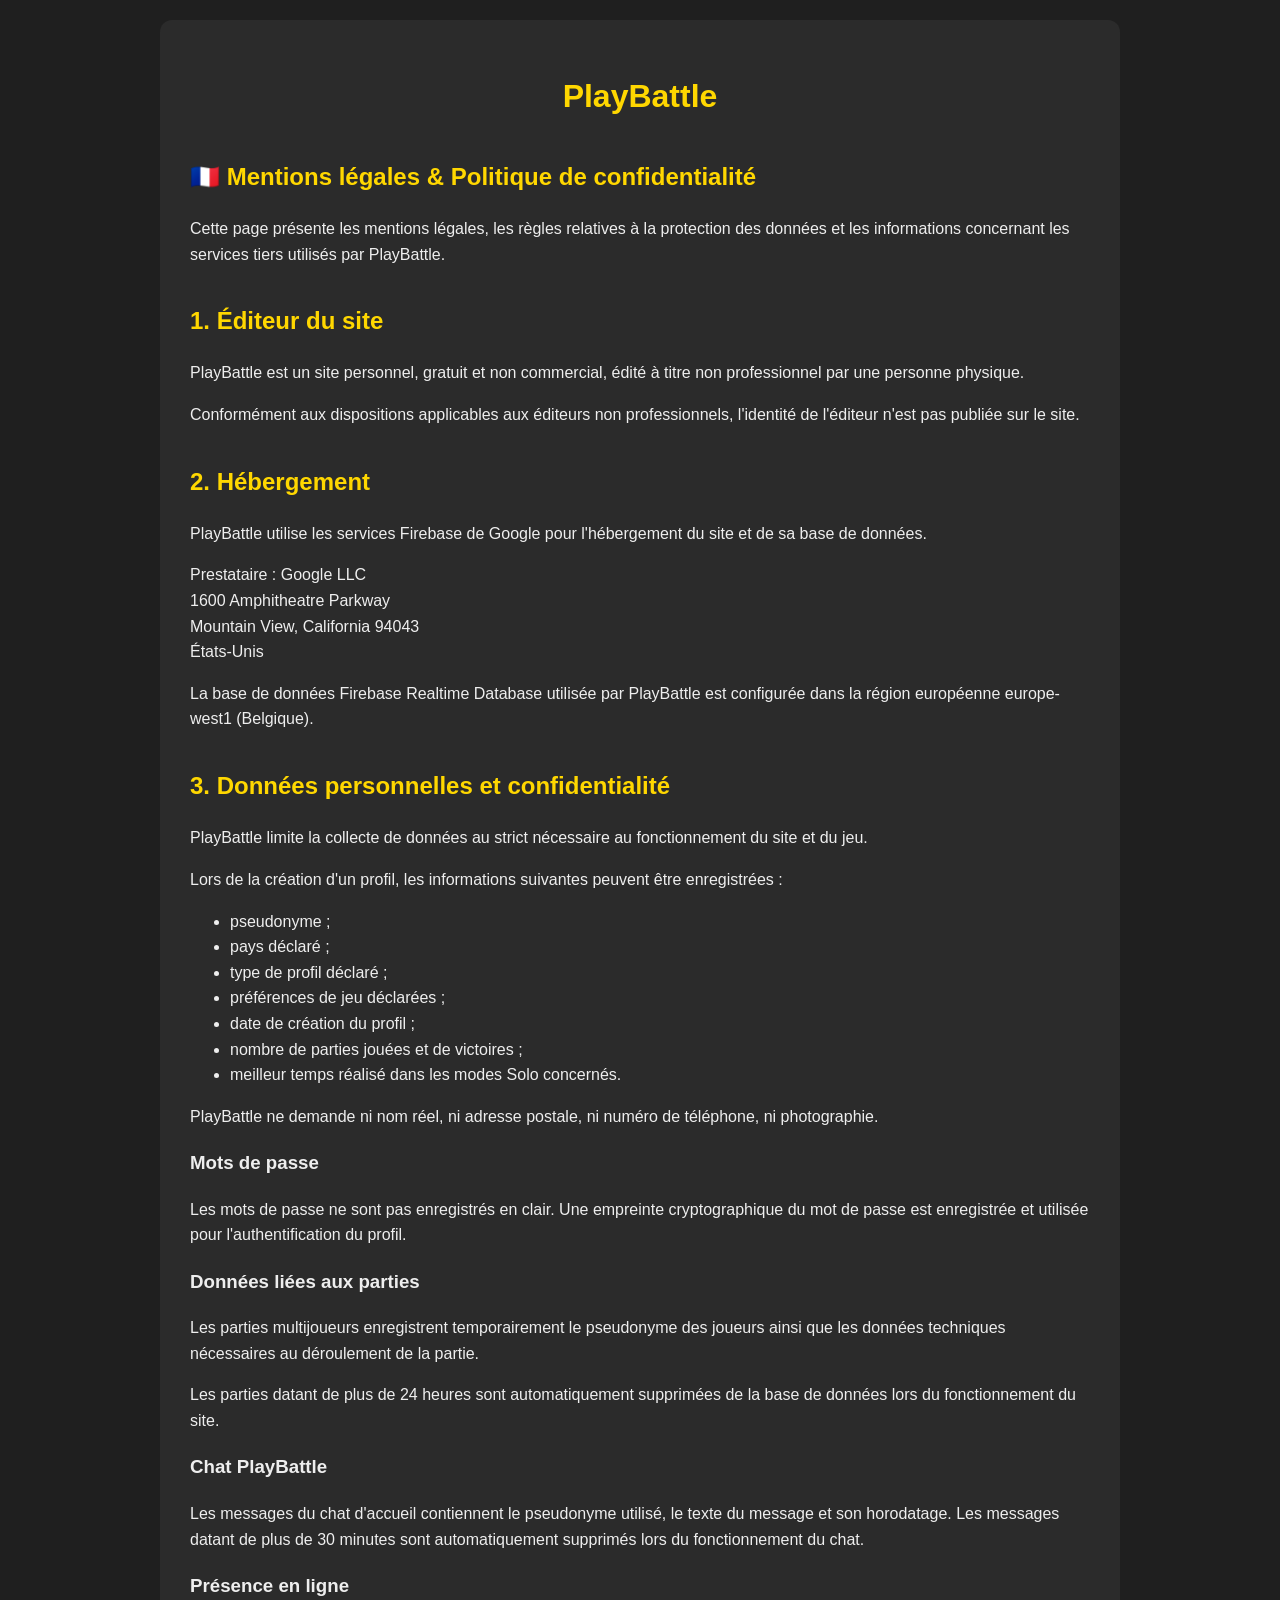
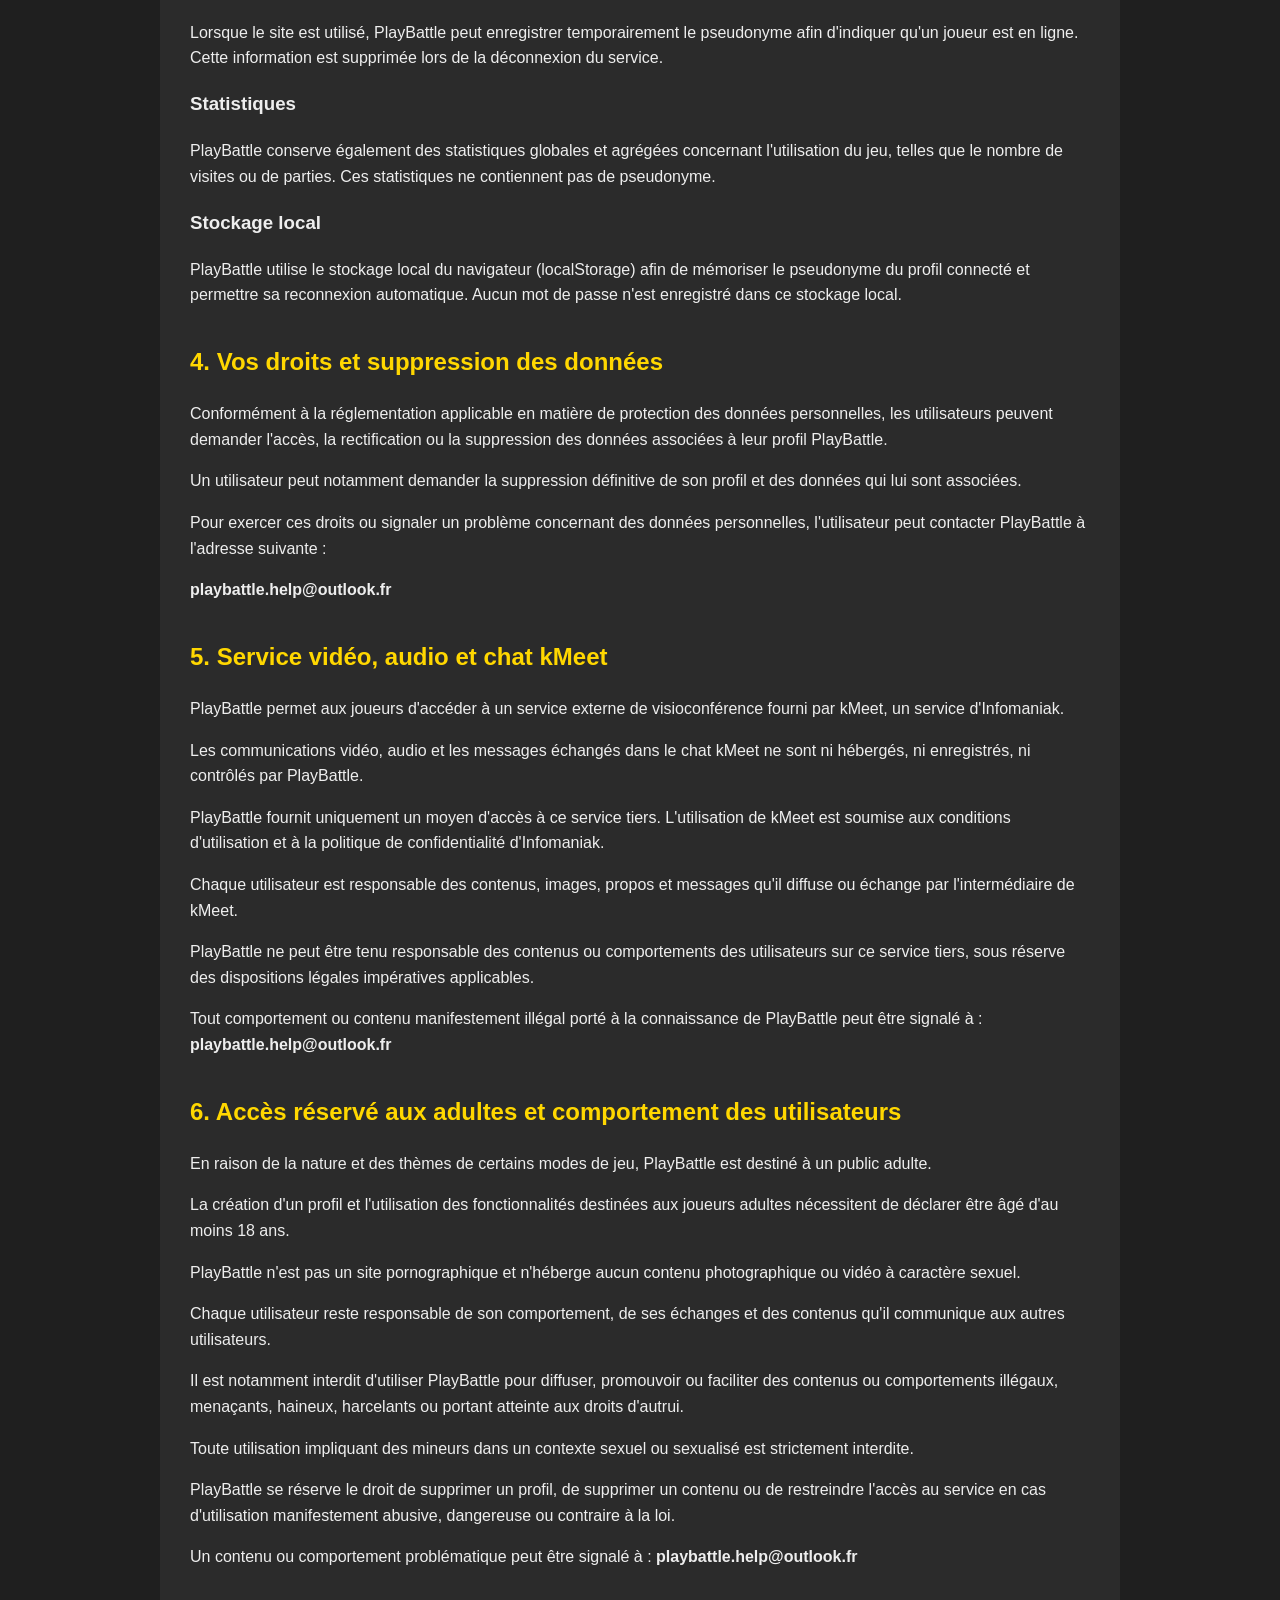
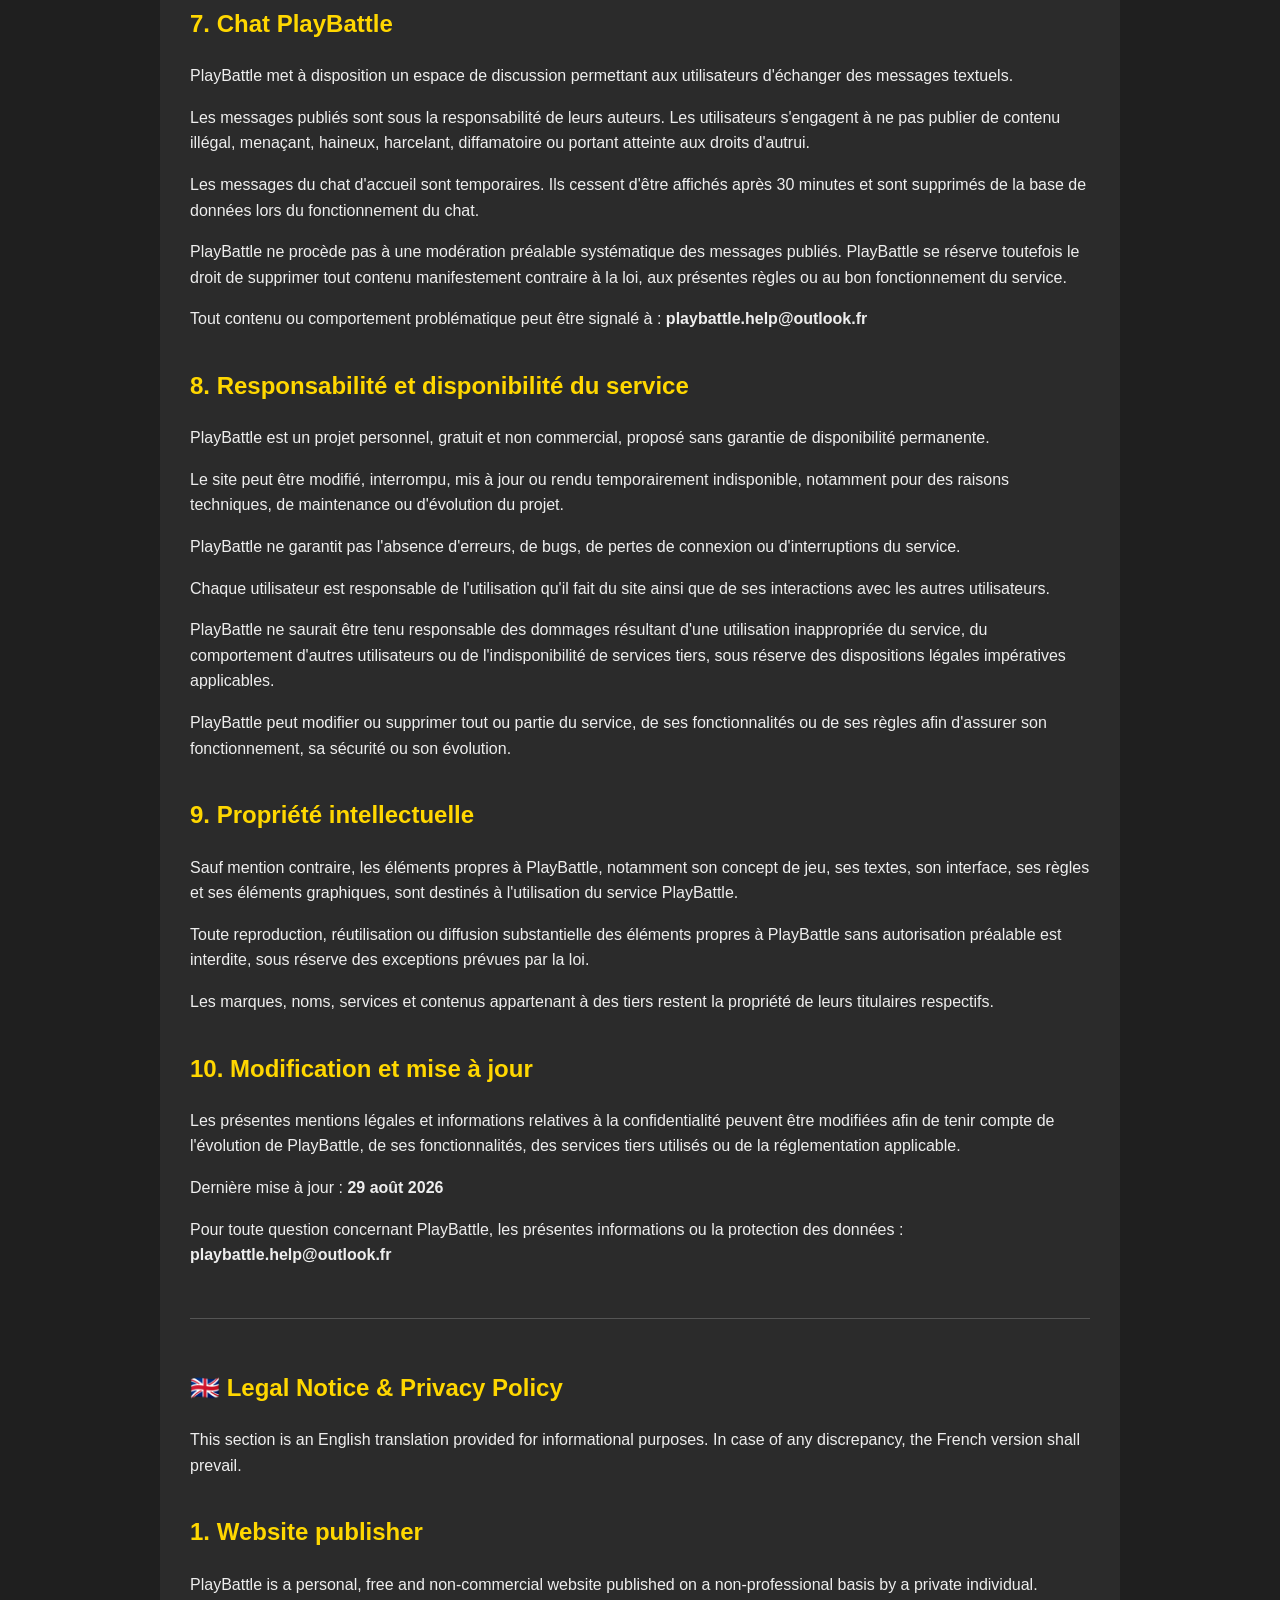
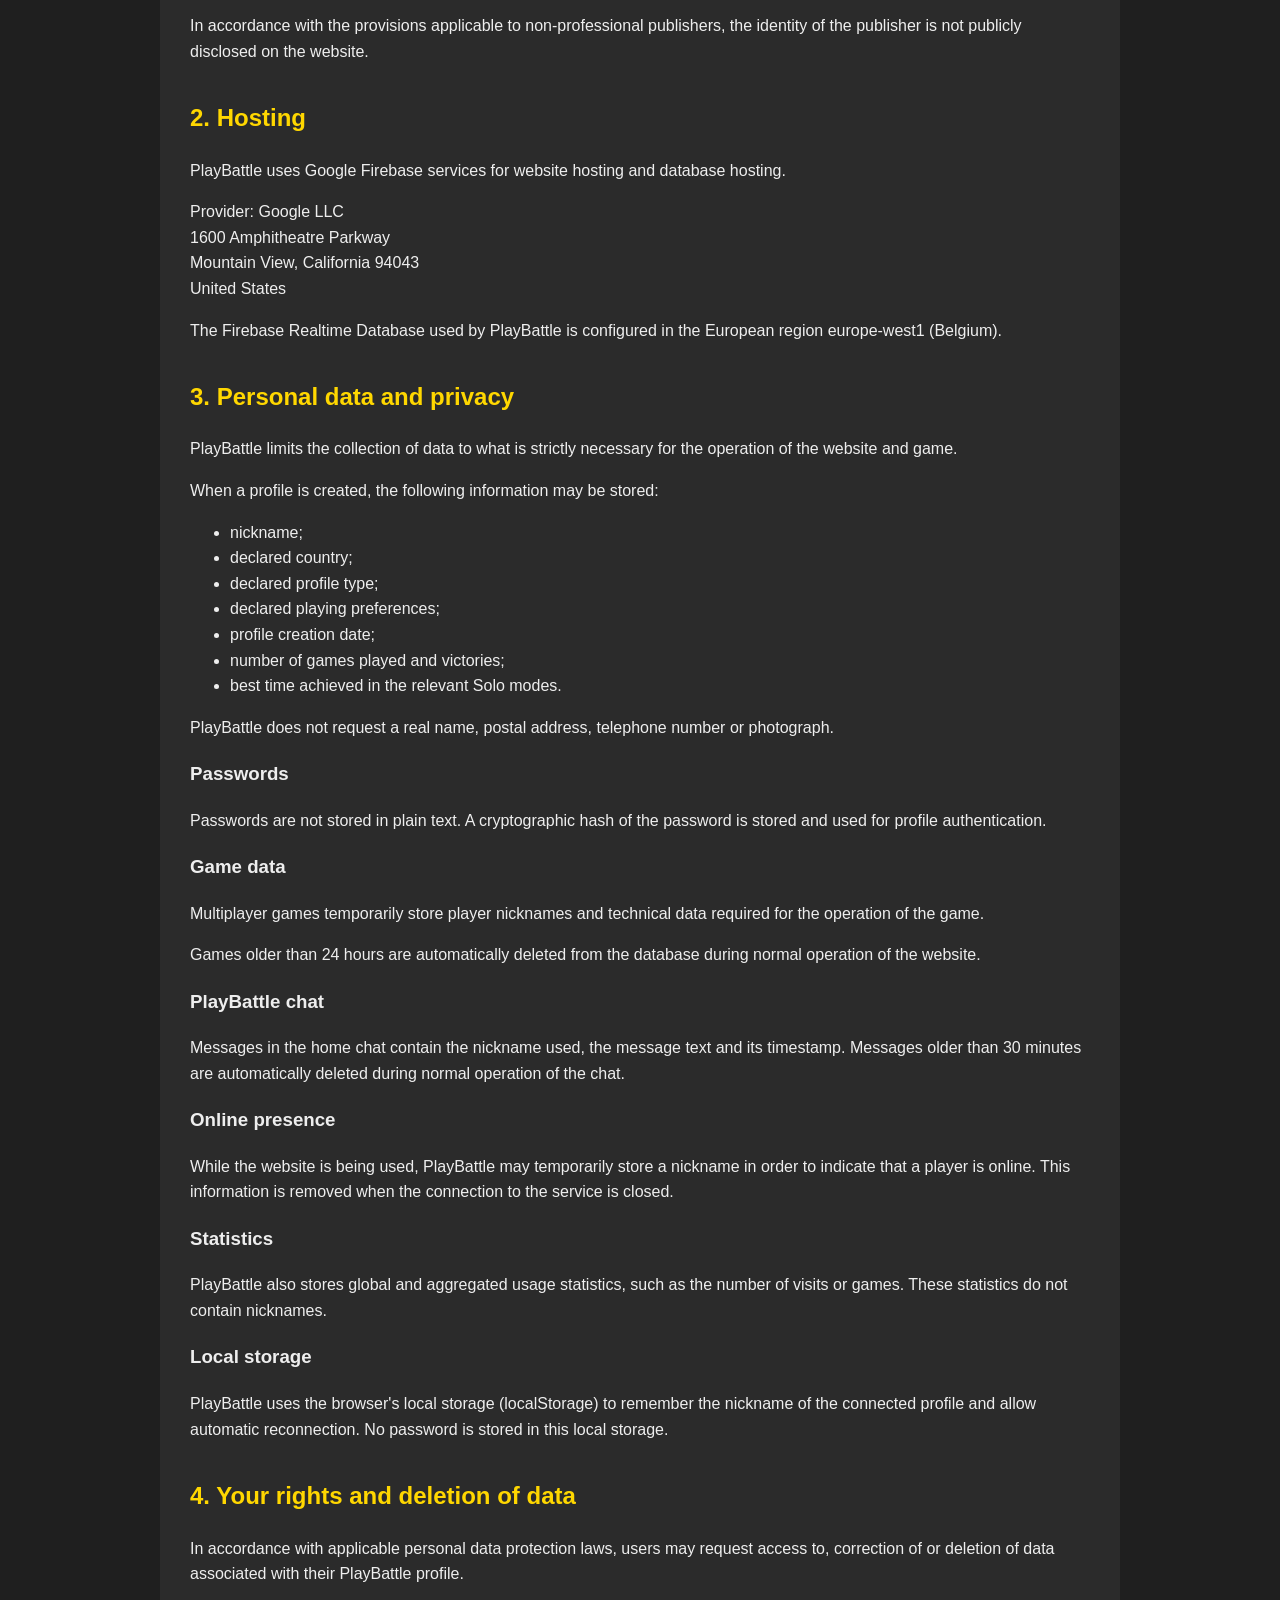
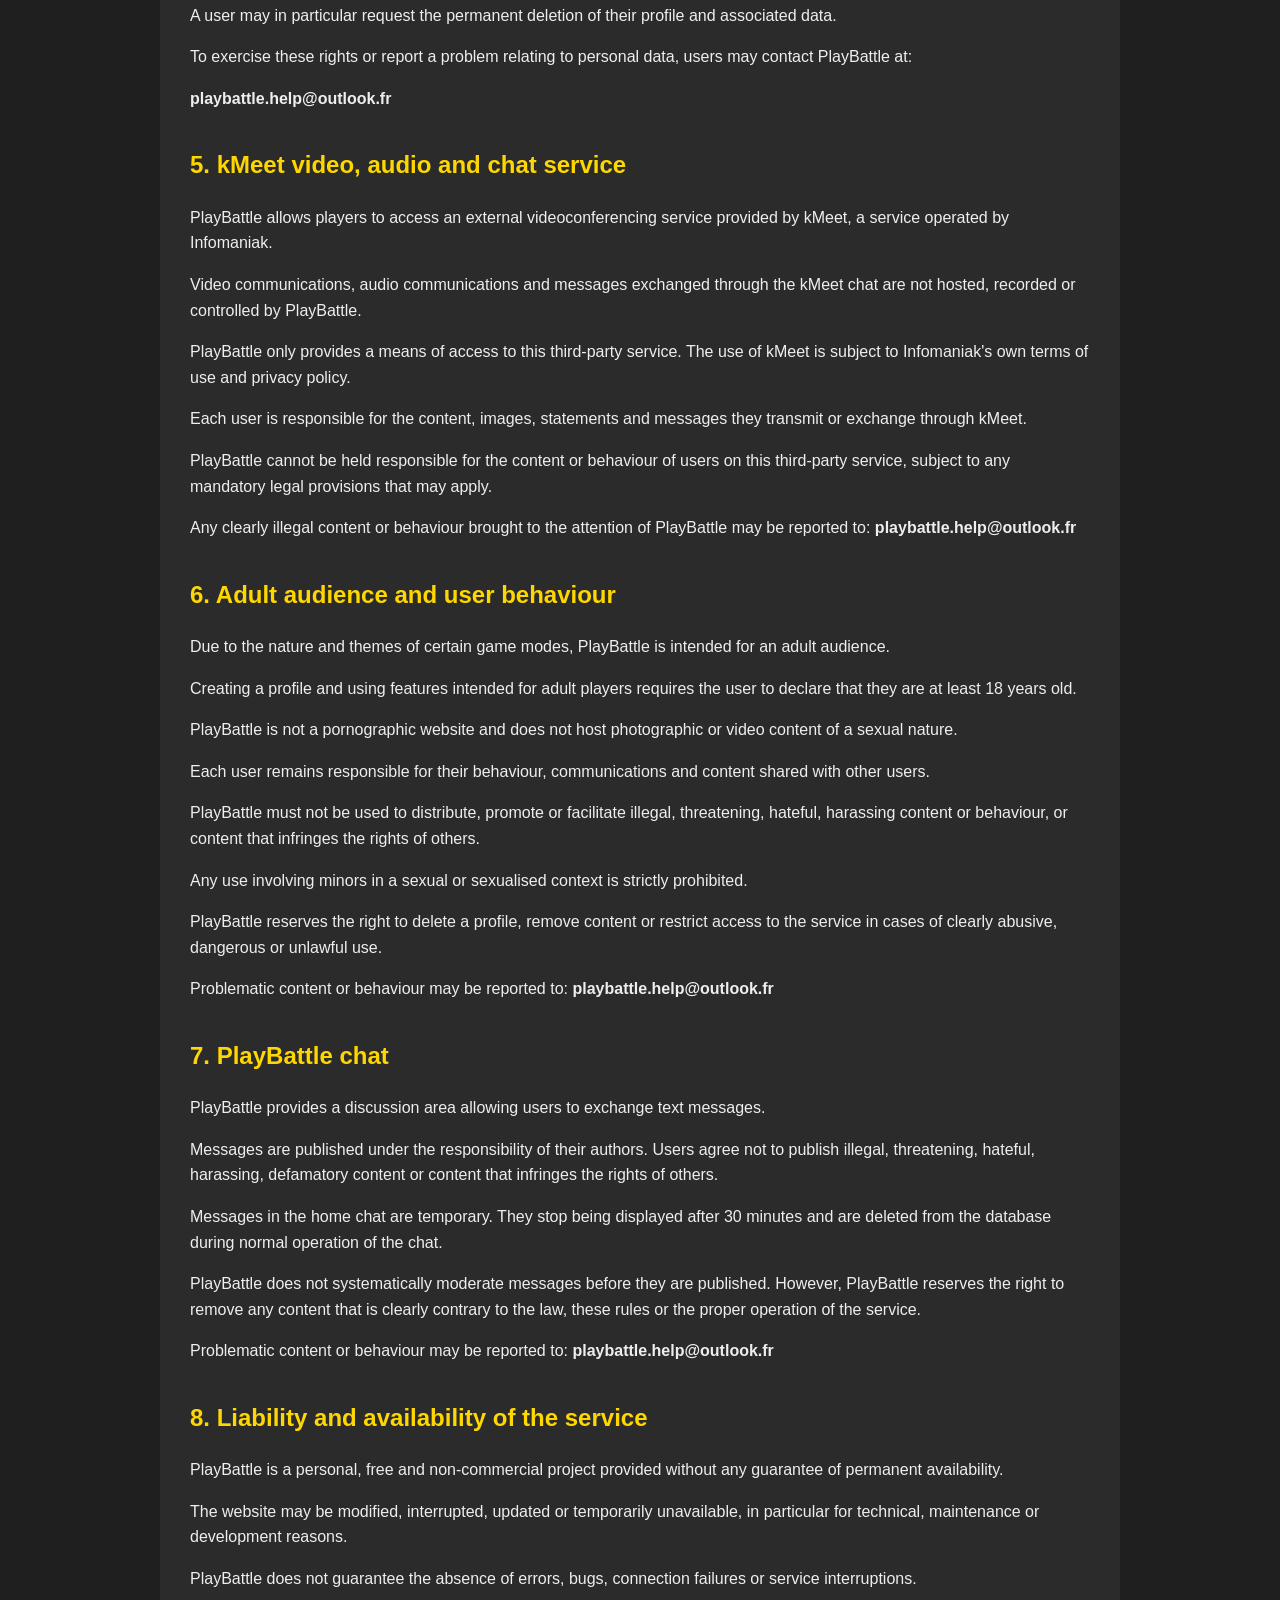
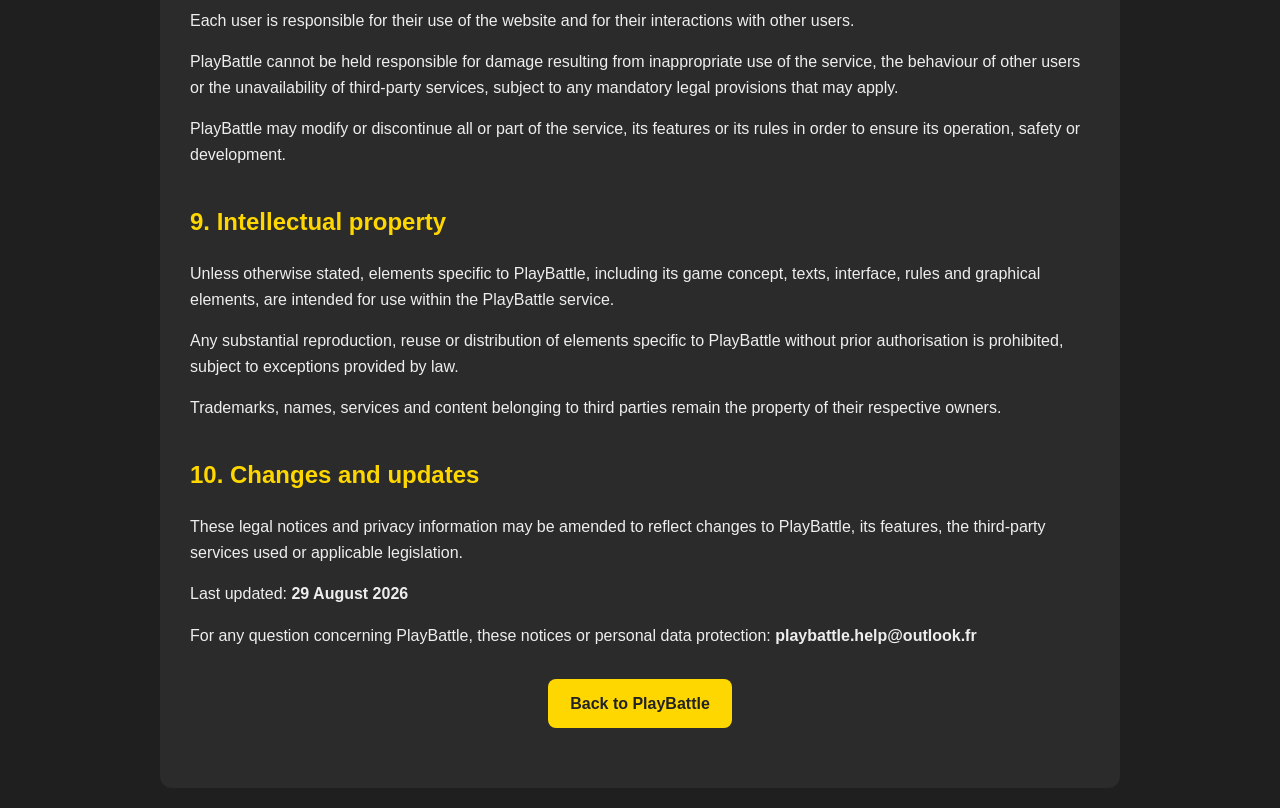
<file: legal.html>
<!DOCTYPE html>
<html lang="fr">

<head>

    <meta charset="UTF-8">

    <meta
        name="viewport"
        content="width=device-width, initial-scale=1.0"
    >

    <title>
        PlayBattle - Mentions légales & Confidentialité
    </title>

    <style>

        body {
            background: #1f1f1f;
            color: #eeeeee;
            font-family: Arial, sans-serif;
            margin: 0;
            padding: 20px;
            line-height: 1.6;
        }

        .legalContainer {
            max-width: 900px;
            margin: auto;
            background: #2b2b2b;
            padding: 30px;
            border-radius: 12px;
        }

        h1 {
            color: #ffd700;
            text-align: center;
        }

        h2 {
            color: #ffd700;
            margin-top: 35px;
        }

        a {
            color: #ffd700;
        }

        .backButton {
            display: block;
            width: fit-content;
            margin: 30px auto;
            padding: 12px 22px;
            background: #ffd700;
            color: #222;
            text-decoration: none;
            font-weight: bold;
            border-radius: 8px;
        }

        hr {
            margin: 50px 0;
            border: 0;
            border-top: 1px solid #555;
        }

    </style>

</head>

<body>

<div class="legalContainer">

    <h1>
        PlayBattle
    </h1>

    <h2>
        🇫🇷 Mentions légales & Politique de confidentialité
    </h2>

    <p>
        Cette page présente les mentions légales,
        les règles relatives à la protection des données
        et les informations concernant les services tiers
        utilisés par PlayBattle.
    </p>

<h2>1. Éditeur du site</h2>

<p>
    PlayBattle est un site personnel, gratuit et non commercial,
    édité à titre non professionnel par une personne physique.
</p>

<p>
    Conformément aux dispositions applicables aux éditeurs
    non professionnels, l'identité de l'éditeur n'est pas
    publiée sur le site.
</p>

<h2>2. Hébergement</h2>

<p>
    PlayBattle utilise les services Firebase de Google
    pour l'hébergement du site et de sa base de données.
</p>

<p>
    Prestataire : Google LLC<br>
    1600 Amphitheatre Parkway<br>
    Mountain View, California 94043<br>
    États-Unis
</p>

<p>
    La base de données Firebase Realtime Database utilisée
    par PlayBattle est configurée dans la région européenne
    europe-west1 (Belgique).
</p>
<h2>3. Données personnelles et confidentialité</h2>

<p>
    PlayBattle limite la collecte de données au strict nécessaire
    au fonctionnement du site et du jeu.
</p>

<p>
    Lors de la création d'un profil, les informations suivantes
    peuvent être enregistrées :
</p>

<ul>
    <li>pseudonyme ;</li>
    <li>pays déclaré ;</li>
    <li>type de profil déclaré ;</li>
    <li>préférences de jeu déclarées ;</li>
    <li>date de création du profil ;</li>
    <li>nombre de parties jouées et de victoires ;</li>
    <li>meilleur temps réalisé dans les modes Solo concernés.</li>
</ul>

<p>
    PlayBattle ne demande ni nom réel, ni adresse postale,
    ni numéro de téléphone, ni photographie.
</p>

<h3>Mots de passe</h3>

<p>
    Les mots de passe ne sont pas enregistrés en clair.
    Une empreinte cryptographique du mot de passe est enregistrée
    et utilisée pour l'authentification du profil.
</p>

<h3>Données liées aux parties</h3>

<p>
    Les parties multijoueurs enregistrent temporairement le
    pseudonyme des joueurs ainsi que les données techniques
    nécessaires au déroulement de la partie.
</p>

<p>
    Les parties datant de plus de 24 heures sont automatiquement
    supprimées de la base de données lors du fonctionnement du site.
</p>

<h3>Chat PlayBattle</h3>

<p>
    Les messages du chat d'accueil contiennent le pseudonyme
    utilisé, le texte du message et son horodatage.
    Les messages datant de plus de 30 minutes sont automatiquement
    supprimés lors du fonctionnement du chat.
</p>

<h3>Présence en ligne</h3>

<p>
    Lorsque le site est utilisé, PlayBattle peut enregistrer
    temporairement le pseudonyme afin d'indiquer qu'un joueur
    est en ligne. Cette information est supprimée lors de la
    déconnexion du service.
</p>

<h3>Statistiques</h3>

<p>
    PlayBattle conserve également des statistiques globales
    et agrégées concernant l'utilisation du jeu, telles que
    le nombre de visites ou de parties.
    Ces statistiques ne contiennent pas de pseudonyme.
</p>

<h3>Stockage local</h3>

<p>
    PlayBattle utilise le stockage local du navigateur
    (localStorage) afin de mémoriser le pseudonyme du profil
    connecté et permettre sa reconnexion automatique.
    Aucun mot de passe n'est enregistré dans ce stockage local.
</p>
<h2>4. Vos droits et suppression des données</h2>

<p>
    Conformément à la réglementation applicable en matière
    de protection des données personnelles, les utilisateurs
    peuvent demander l'accès, la rectification ou la suppression
    des données associées à leur profil PlayBattle.
</p>

<p>
    Un utilisateur peut notamment demander la suppression
    définitive de son profil et des données qui lui sont associées.
</p>

<p>
    Pour exercer ces droits ou signaler un problème concernant
    des données personnelles, l'utilisateur peut contacter
    PlayBattle à l'adresse suivante :
</p>

<p>
    <strong>playbattle.help@outlook.fr</strong>
</p>
<h2>5. Service vidéo, audio et chat kMeet</h2>

<p>
    PlayBattle permet aux joueurs d'accéder à un service externe
    de visioconférence fourni par kMeet, un service d'Infomaniak.
</p>

<p>
    Les communications vidéo, audio et les messages échangés
    dans le chat kMeet ne sont ni hébergés, ni enregistrés,
    ni contrôlés par PlayBattle.
</p>

<p>
    PlayBattle fournit uniquement un moyen d'accès à ce service tiers.
    L'utilisation de kMeet est soumise aux conditions d'utilisation
    et à la politique de confidentialité d'Infomaniak.
</p>

<p>
    Chaque utilisateur est responsable des contenus, images,
    propos et messages qu'il diffuse ou échange par l'intermédiaire
    de kMeet.
</p>

<p>
    PlayBattle ne peut être tenu responsable des contenus ou
    comportements des utilisateurs sur ce service tiers,
    sous réserve des dispositions légales impératives applicables.
</p>

<p>
    Tout comportement ou contenu manifestement illégal porté
    à la connaissance de PlayBattle peut être signalé à :
    <strong>playbattle.help@outlook.fr</strong>
</p>
<h2>6. Accès réservé aux adultes et comportement des utilisateurs</h2>

<p>
    En raison de la nature et des thèmes de certains modes de jeu,
    PlayBattle est destiné à un public adulte.
</p>

<p>
    La création d'un profil et l'utilisation des fonctionnalités
    destinées aux joueurs adultes nécessitent de déclarer être âgé
    d'au moins 18 ans.
</p>

<p>
    PlayBattle n'est pas un site pornographique et n'héberge
    aucun contenu photographique ou vidéo à caractère sexuel.
</p>
<p>
    Chaque utilisateur reste responsable de son comportement,
    de ses échanges et des contenus qu'il communique aux autres
    utilisateurs.
</p>

<p>
    Il est notamment interdit d'utiliser PlayBattle pour diffuser,
    promouvoir ou faciliter des contenus ou comportements illégaux,
    menaçants, haineux, harcelants ou portant atteinte aux droits
    d'autrui.
</p>

<p>
    Toute utilisation impliquant des mineurs dans un contexte
    sexuel ou sexualisé est strictement interdite.
</p>

<p>
    PlayBattle se réserve le droit de supprimer un profil,
    de supprimer un contenu ou de restreindre l'accès au service
    en cas d'utilisation manifestement abusive, dangereuse
    ou contraire à la loi.
</p>

<p>
    Un contenu ou comportement problématique peut être signalé à :
    <strong>playbattle.help@outlook.fr</strong>
</p>
<h2>7. Chat PlayBattle</h2>

<p>
    PlayBattle met à disposition un espace de discussion permettant
    aux utilisateurs d'échanger des messages textuels.
</p>

<p>
    Les messages publiés sont sous la responsabilité de leurs auteurs.
    Les utilisateurs s'engagent à ne pas publier de contenu illégal,
    menaçant, haineux, harcelant, diffamatoire ou portant atteinte
    aux droits d'autrui.
</p>

<p>
    Les messages du chat d'accueil sont temporaires.
    Ils cessent d'être affichés après 30 minutes et sont supprimés
    de la base de données lors du fonctionnement du chat.
</p>

<p>
    PlayBattle ne procède pas à une modération préalable systématique
    des messages publiés. PlayBattle se réserve toutefois le droit
    de supprimer tout contenu manifestement contraire à la loi,
    aux présentes règles ou au bon fonctionnement du service.
</p>

<p>
    Tout contenu ou comportement problématique peut être signalé à :
    <strong>playbattle.help@outlook.fr</strong>
</p>
<h2>8. Responsabilité et disponibilité du service</h2>

<p>
    PlayBattle est un projet personnel, gratuit et non commercial,
    proposé sans garantie de disponibilité permanente.
</p>

<p>
    Le site peut être modifié, interrompu, mis à jour ou rendu
    temporairement indisponible, notamment pour des raisons
    techniques, de maintenance ou d'évolution du projet.
</p>

<p>
    PlayBattle ne garantit pas l'absence d'erreurs, de bugs,
    de pertes de connexion ou d'interruptions du service.
</p>

<p>
    Chaque utilisateur est responsable de l'utilisation qu'il fait
    du site ainsi que de ses interactions avec les autres utilisateurs.
</p>

<p>
    PlayBattle ne saurait être tenu responsable des dommages résultant
    d'une utilisation inappropriée du service, du comportement
    d'autres utilisateurs ou de l'indisponibilité de services tiers,
    sous réserve des dispositions légales impératives applicables.
</p>

<p>
    PlayBattle peut modifier ou supprimer tout ou partie du service,
    de ses fonctionnalités ou de ses règles afin d'assurer son
    fonctionnement, sa sécurité ou son évolution.
</p>
<h2>9. Propriété intellectuelle</h2>

<p>
    Sauf mention contraire, les éléments propres à PlayBattle,
    notamment son concept de jeu, ses textes, son interface,
    ses règles et ses éléments graphiques, sont destinés
    à l'utilisation du service PlayBattle.
</p>

<p>
    Toute reproduction, réutilisation ou diffusion substantielle
    des éléments propres à PlayBattle sans autorisation préalable
    est interdite, sous réserve des exceptions prévues par la loi.
</p>

<p>
    Les marques, noms, services et contenus appartenant à des tiers
    restent la propriété de leurs titulaires respectifs.
</p>


<h2>10. Modification et mise à jour</h2>

<p>
    Les présentes mentions légales et informations relatives
    à la confidentialité peuvent être modifiées afin de tenir compte
    de l'évolution de PlayBattle, de ses fonctionnalités,
    des services tiers utilisés ou de la réglementation applicable.
</p>

<p>
    Dernière mise à jour :
    <strong>29 août 2026</strong>
</p>

<p>
    Pour toute question concernant PlayBattle, les présentes
    informations ou la protection des données :
    <strong>playbattle.help@outlook.fr</strong>
</p>


    <hr>


    <h2>
        🇬🇧 Legal Notice & Privacy Policy
    </h2>

    <p>
        This section is an English translation provided
        for informational purposes.
        In case of any discrepancy, the French version
        shall prevail.
    </p>


    <h2>1. Website publisher</h2>

<p>
    PlayBattle is a personal, free and non-commercial website
    published on a non-professional basis by a private individual.
</p>

<p>
    In accordance with the provisions applicable to
    non-professional publishers, the identity of the publisher
    is not publicly disclosed on the website.
</p>


<h2>2. Hosting</h2>

<p>
    PlayBattle uses Google Firebase services
    for website hosting and database hosting.
</p>

<p>
    Provider: Google LLC<br>
    1600 Amphitheatre Parkway<br>
    Mountain View, California 94043<br>
    United States
</p>

<p>
    The Firebase Realtime Database used by PlayBattle
    is configured in the European region
    europe-west1 (Belgium).
</p>


<h2>3. Personal data and privacy</h2>

<p>
    PlayBattle limits the collection of data to what is
    strictly necessary for the operation of the website and game.
</p>

<p>
    When a profile is created, the following information
    may be stored:
</p>

<ul>
    <li>nickname;</li>
    <li>declared country;</li>
    <li>declared profile type;</li>
    <li>declared playing preferences;</li>
    <li>profile creation date;</li>
    <li>number of games played and victories;</li>
    <li>best time achieved in the relevant Solo modes.</li>
</ul>

<p>
    PlayBattle does not request a real name, postal address,
    telephone number or photograph.
</p>

<h3>Passwords</h3>

<p>
    Passwords are not stored in plain text.
    A cryptographic hash of the password is stored
    and used for profile authentication.
</p>

<h3>Game data</h3>

<p>
    Multiplayer games temporarily store player nicknames
    and technical data required for the operation of the game.
</p>

<p>
    Games older than 24 hours are automatically deleted
    from the database during normal operation of the website.
</p>

<h3>PlayBattle chat</h3>

<p>
    Messages in the home chat contain the nickname used,
    the message text and its timestamp.
    Messages older than 30 minutes are automatically deleted
    during normal operation of the chat.
</p>

<h3>Online presence</h3>

<p>
    While the website is being used, PlayBattle may temporarily
    store a nickname in order to indicate that a player is online.
    This information is removed when the connection to the service
    is closed.
</p>

<h3>Statistics</h3>

<p>
    PlayBattle also stores global and aggregated usage statistics,
    such as the number of visits or games.
    These statistics do not contain nicknames.
</p>

<h3>Local storage</h3>

<p>
    PlayBattle uses the browser's local storage
    (localStorage) to remember the nickname of the connected profile
    and allow automatic reconnection.
    No password is stored in this local storage.
</p>


<h2>4. Your rights and deletion of data</h2>

<p>
    In accordance with applicable personal data protection laws,
    users may request access to, correction of or deletion of
    data associated with their PlayBattle profile.
</p>

<p>
    A user may in particular request the permanent deletion
    of their profile and associated data.
</p>

<p>
    To exercise these rights or report a problem relating
    to personal data, users may contact PlayBattle at:
</p>

<p>
    <strong>playbattle.help@outlook.fr</strong>
</p>


<h2>5. kMeet video, audio and chat service</h2>

<p>
    PlayBattle allows players to access an external
    videoconferencing service provided by kMeet,
    a service operated by Infomaniak.
</p>

<p>
    Video communications, audio communications and messages
    exchanged through the kMeet chat are not hosted, recorded
    or controlled by PlayBattle.
</p>

<p>
    PlayBattle only provides a means of access to this third-party
    service. The use of kMeet is subject to Infomaniak's own
    terms of use and privacy policy.
</p>

<p>
    Each user is responsible for the content, images,
    statements and messages they transmit or exchange
    through kMeet.
</p>

<p>
    PlayBattle cannot be held responsible for the content or
    behaviour of users on this third-party service,
    subject to any mandatory legal provisions that may apply.
</p>

<p>
    Any clearly illegal content or behaviour brought
    to the attention of PlayBattle may be reported to:
    <strong>playbattle.help@outlook.fr</strong>
</p>


<h2>6. Adult audience and user behaviour</h2>

<p>
    Due to the nature and themes of certain game modes,
    PlayBattle is intended for an adult audience.
</p>

<p>
    Creating a profile and using features intended for adult
    players requires the user to declare that they are
    at least 18 years old.
</p>

<p>
    PlayBattle is not a pornographic website and does not host
    photographic or video content of a sexual nature.
</p>

<p>
    Each user remains responsible for their behaviour,
    communications and content shared with other users.
</p>

<p>
    PlayBattle must not be used to distribute, promote or facilitate
    illegal, threatening, hateful, harassing content or behaviour,
    or content that infringes the rights of others.
</p>

<p>
    Any use involving minors in a sexual or sexualised context
    is strictly prohibited.
</p>

<p>
    PlayBattle reserves the right to delete a profile,
    remove content or restrict access to the service in cases
    of clearly abusive, dangerous or unlawful use.
</p>

<p>
    Problematic content or behaviour may be reported to:
    <strong>playbattle.help@outlook.fr</strong>
</p>


<h2>7. PlayBattle chat</h2>

<p>
    PlayBattle provides a discussion area allowing users
    to exchange text messages.
</p>

<p>
    Messages are published under the responsibility of their authors.
    Users agree not to publish illegal, threatening, hateful,
    harassing, defamatory content or content that infringes
    the rights of others.
</p>

<p>
    Messages in the home chat are temporary.
    They stop being displayed after 30 minutes and are deleted
    from the database during normal operation of the chat.
</p>

<p>
    PlayBattle does not systematically moderate messages before
    they are published. However, PlayBattle reserves the right
    to remove any content that is clearly contrary to the law,
    these rules or the proper operation of the service.
</p>

<p>
    Problematic content or behaviour may be reported to:
    <strong>playbattle.help@outlook.fr</strong>
</p>


<h2>8. Liability and availability of the service</h2>

<p>
    PlayBattle is a personal, free and non-commercial project
    provided without any guarantee of permanent availability.
</p>

<p>
    The website may be modified, interrupted, updated or temporarily
    unavailable, in particular for technical, maintenance
    or development reasons.
</p>

<p>
    PlayBattle does not guarantee the absence of errors, bugs,
    connection failures or service interruptions.
</p>

<p>
    Each user is responsible for their use of the website
    and for their interactions with other users.
</p>

<p>
    PlayBattle cannot be held responsible for damage resulting
    from inappropriate use of the service, the behaviour of other
    users or the unavailability of third-party services,
    subject to any mandatory legal provisions that may apply.
</p>

<p>
    PlayBattle may modify or discontinue all or part of the service,
    its features or its rules in order to ensure its operation,
    safety or development.
</p>


<h2>9. Intellectual property</h2>

<p>
    Unless otherwise stated, elements specific to PlayBattle,
    including its game concept, texts, interface, rules
    and graphical elements, are intended for use within
    the PlayBattle service.
</p>

<p>
    Any substantial reproduction, reuse or distribution
    of elements specific to PlayBattle without prior authorisation
    is prohibited, subject to exceptions provided by law.
</p>

<p>
    Trademarks, names, services and content belonging to third parties
    remain the property of their respective owners.
</p>


<h2>10. Changes and updates</h2>

<p>
    These legal notices and privacy information may be amended
    to reflect changes to PlayBattle, its features,
    the third-party services used or applicable legislation.
</p>

<p>
    Last updated:
    <strong>29 August 2026</strong>
</p>

<p>
    For any question concerning PlayBattle, these notices
    or personal data protection:
    <strong>playbattle.help@outlook.fr</strong>
</p>

    <a
        href="index.htm"
        class="backButton"
    >
        Back to PlayBattle
    </a>

</div>

</body>

</html>
</file>
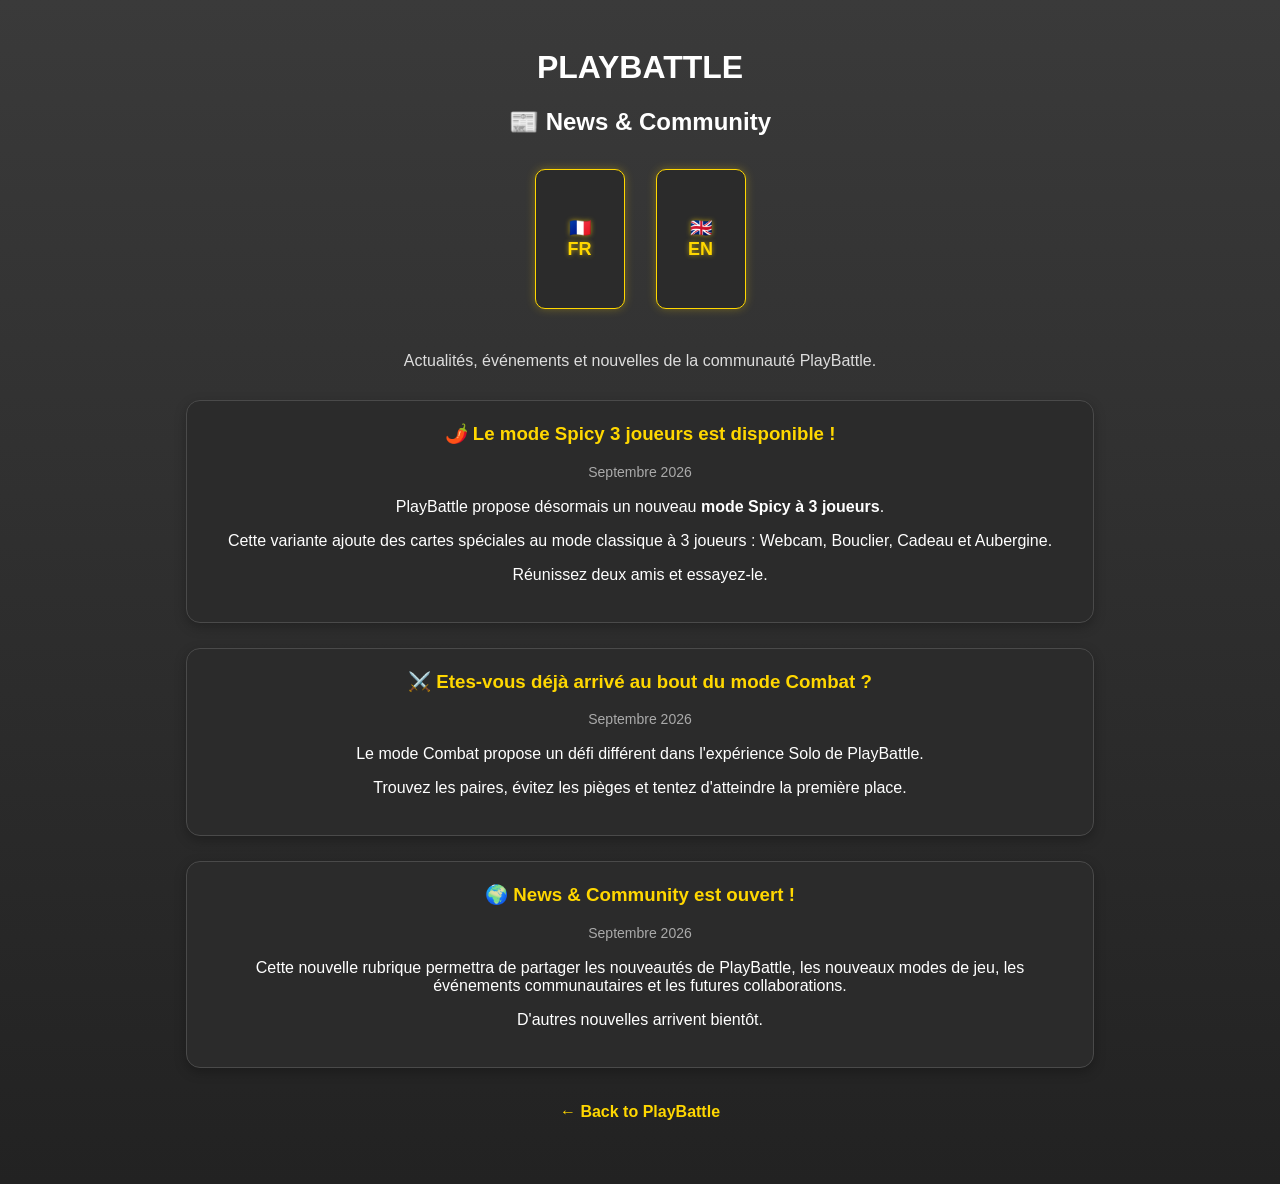
<file: news.html>
<!DOCTYPE html>
<html lang="fr">

<head>

    <meta charset="UTF-8">

    <meta
        name="viewport"
        content="width=device-width, initial-scale=1.0"
    >

    <title>
        PlayBattle - News & Community
    </title>

    <link
        rel="stylesheet"
        href="style.css"
    >

</head>


<body>

    <div id="newsPage">

        <h1>
            PLAYBATTLE
        </h1>

        <h2>
            📰 News & Community
        </h2>


        <!-- LANGUAGES -->

        <div class="languageSwitch">

            <button id="langFR">
                🇫🇷 FR
            </button>

            <button id="langEN">
                🇬🇧 EN
            </button>

        </div>


        <!-- ========================= -->
        <!-- FRANÇAIS -->
        <!-- ========================= -->

        <div id="newsFR">

            <p class="newsIntro">
                Actualités, événements et nouvelles
                de la communauté PlayBattle.
            </p>


            <article class="newsArticle">

                <h3>
                    🌶️ Le mode Spicy 3 joueurs est disponible !
                </h3>

                <p class="newsDate">
                    Septembre 2026
                </p>

                <p>
                    PlayBattle propose désormais un nouveau
                    <strong>mode Spicy à 3 joueurs</strong>.
                </p>

                <p>
                    Cette variante ajoute des cartes spéciales
                    au mode classique à 3 joueurs :
                    Webcam, Bouclier, Cadeau et Aubergine.
                </p>

                <p>
                    Réunissez deux amis et essayez-le.
                </p>

            </article>


            <article class="newsArticle">

                <h3>
                    ⚔️ Etes-vous déjà arrivé au bout du mode Combat ?
                </h3>

                <p class="newsDate">
                    Septembre 2026
                </p>

                <p>
                    Le mode Combat propose un défi différent
                    dans l'expérience Solo de PlayBattle.
                </p>

                <p>
                    Trouvez les paires, évitez les pièges
                    et tentez d'atteindre la première place.
                </p>

            </article>


            <article class="newsArticle">

                <h3>
                    🌍 News & Community est ouvert !
                </h3>

                <p class="newsDate">
                    Septembre 2026
                </p>

                <p>
                    Cette nouvelle rubrique permettra de partager
                    les nouveautés de PlayBattle, les nouveaux modes
                    de jeu, les événements communautaires
                    et les futures collaborations.
                </p>

                <p>
                    D'autres nouvelles arrivent bientôt.
                </p>

            </article>

        </div>


        <!-- ========================= -->
        <!-- ENGLISH -->
        <!-- ========================= -->

        <div id="newsEN" style="display:none;">

            <p class="newsIntro">
                Updates, events and news
                from the PlayBattle community.
            </p>


            <article class="newsArticle">

                <h3>
                    🌶️ 3 Player Spicy Mode is live!
                </h3>

                <p class="newsDate">
                    September 2026
                </p>

                <p>
                    PlayBattle now includes a new
                    <strong>3 Player Spicy Mode</strong>.
                </p>

                <p>
                    This version adds special cards and new actions
                    to the classic 3 player game, including
                    Webcam, Shield, Gift and Aubergine cards.
                </p>

                <p>
                    Grab two friends and give it a try.
                </p>

            </article>


            <article class="newsArticle">

                <h3>
                    ⚔️ Have you beaten Combat Mode yet?
                </h3>

                <p class="newsDate">
                    September 2026
                </p>

                <p>
                    Combat Mode brings a different challenge
                    to PlayBattle's Solo experience.
                </p>

                <p>
                    Find the pairs, survive the traps
                    and try to reach the leaderboard.
                </p>

            </article>


            <article class="newsArticle">

                <h3>
                    🌍 News & Community is now open!
                </h3>

                <p class="newsDate">
                    September 2026
                </p>

                <p>
                    This new section will be used to share
                    PlayBattle updates, new game modes,
                    community events and future collaborations.
                </p>

                <p>
                    More news coming soon.
                </p>

            </article>

        </div>


        <!-- BACK -->

        <a
            href="index.htm
        "
            class="backNews"
        >
            ← Back to PlayBattle
        </a>

    </div>


    <!-- LANGUAGE SWITCH -->

    <script>

        const langFR =
            document.getElementById("langFR");

        const langEN =
            document.getElementById("langEN");

        const newsFR =
            document.getElementById("newsFR");

        const newsEN =
            document.getElementById("newsEN");


        langFR.addEventListener(
            "click",
            function () {

                newsFR.style.display = "block";
                newsEN.style.display = "none";

                document.documentElement.lang = "fr";

            }
        );


        langEN.addEventListener(
            "click",
            function () {

                newsFR.style.display = "none";
                newsEN.style.display = "block";

                document.documentElement.lang = "en";

            }
        );

    </script>

</body>

</html>
</file>
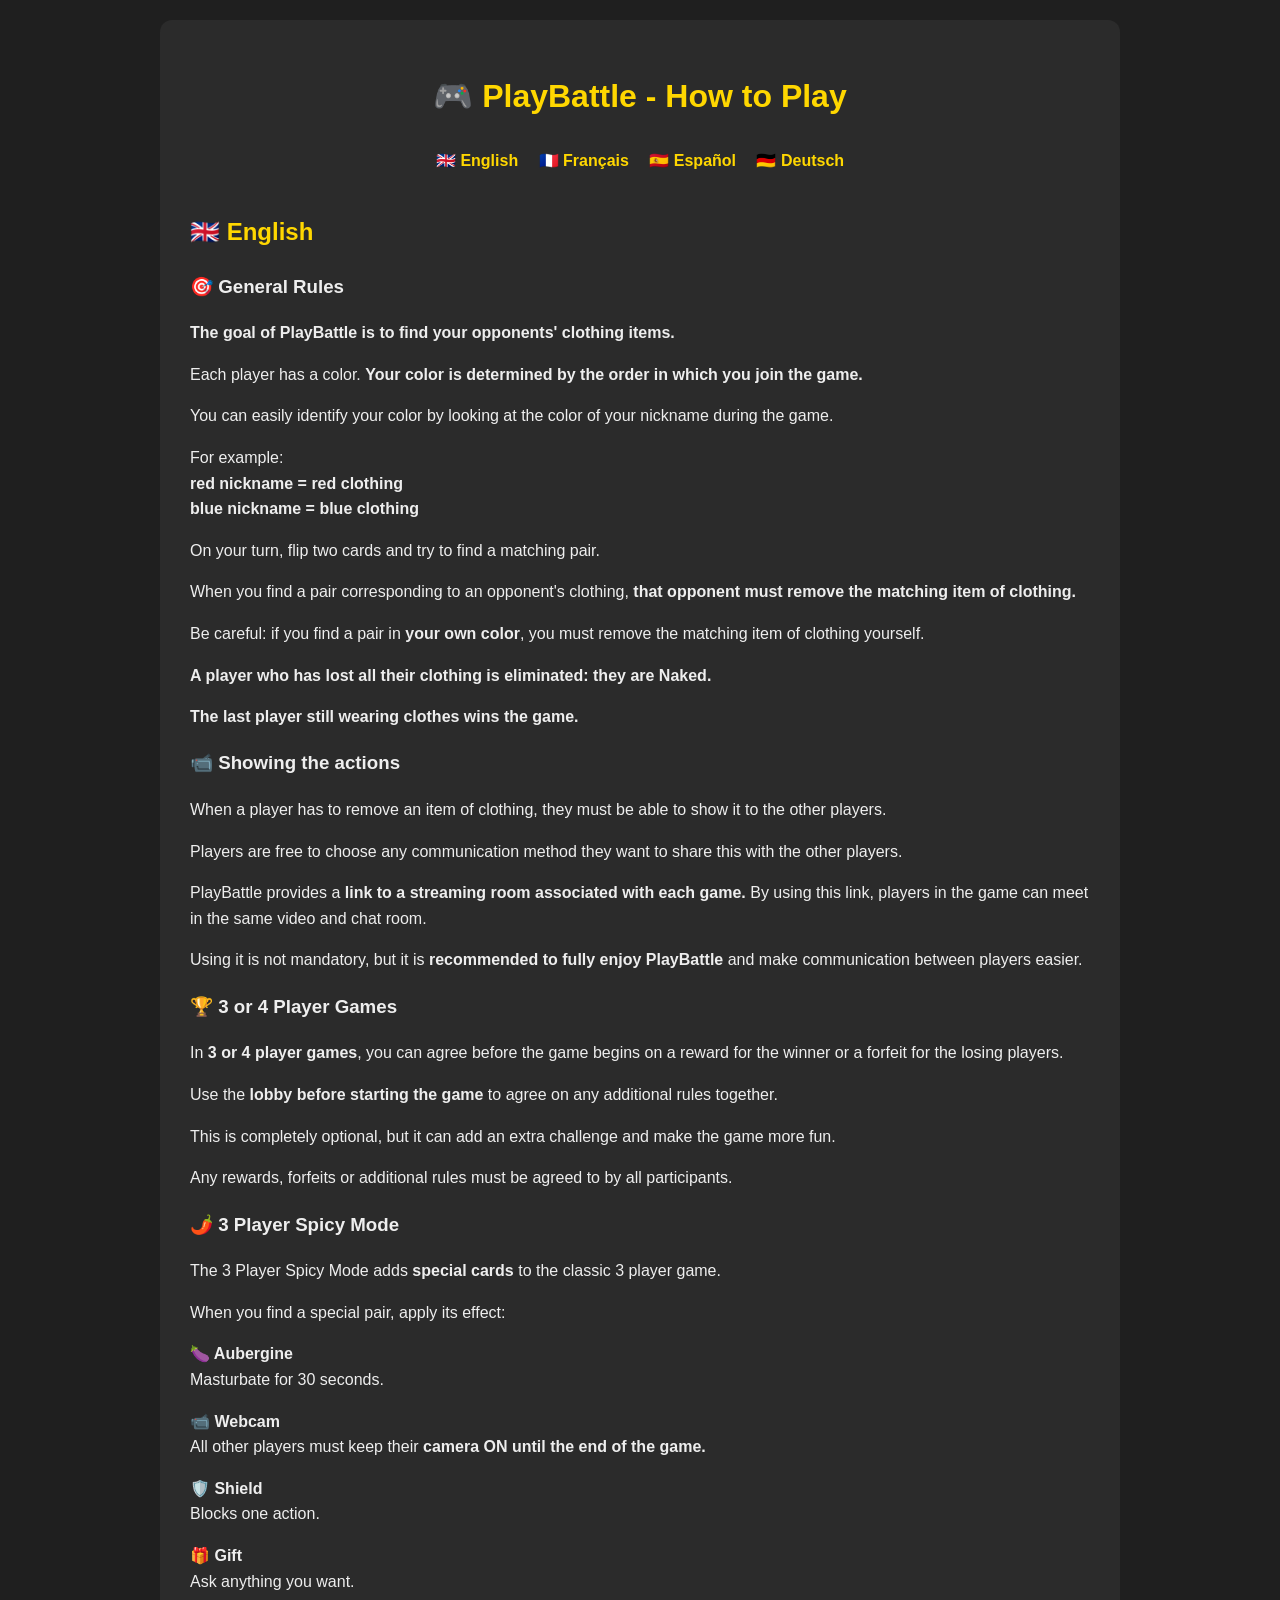
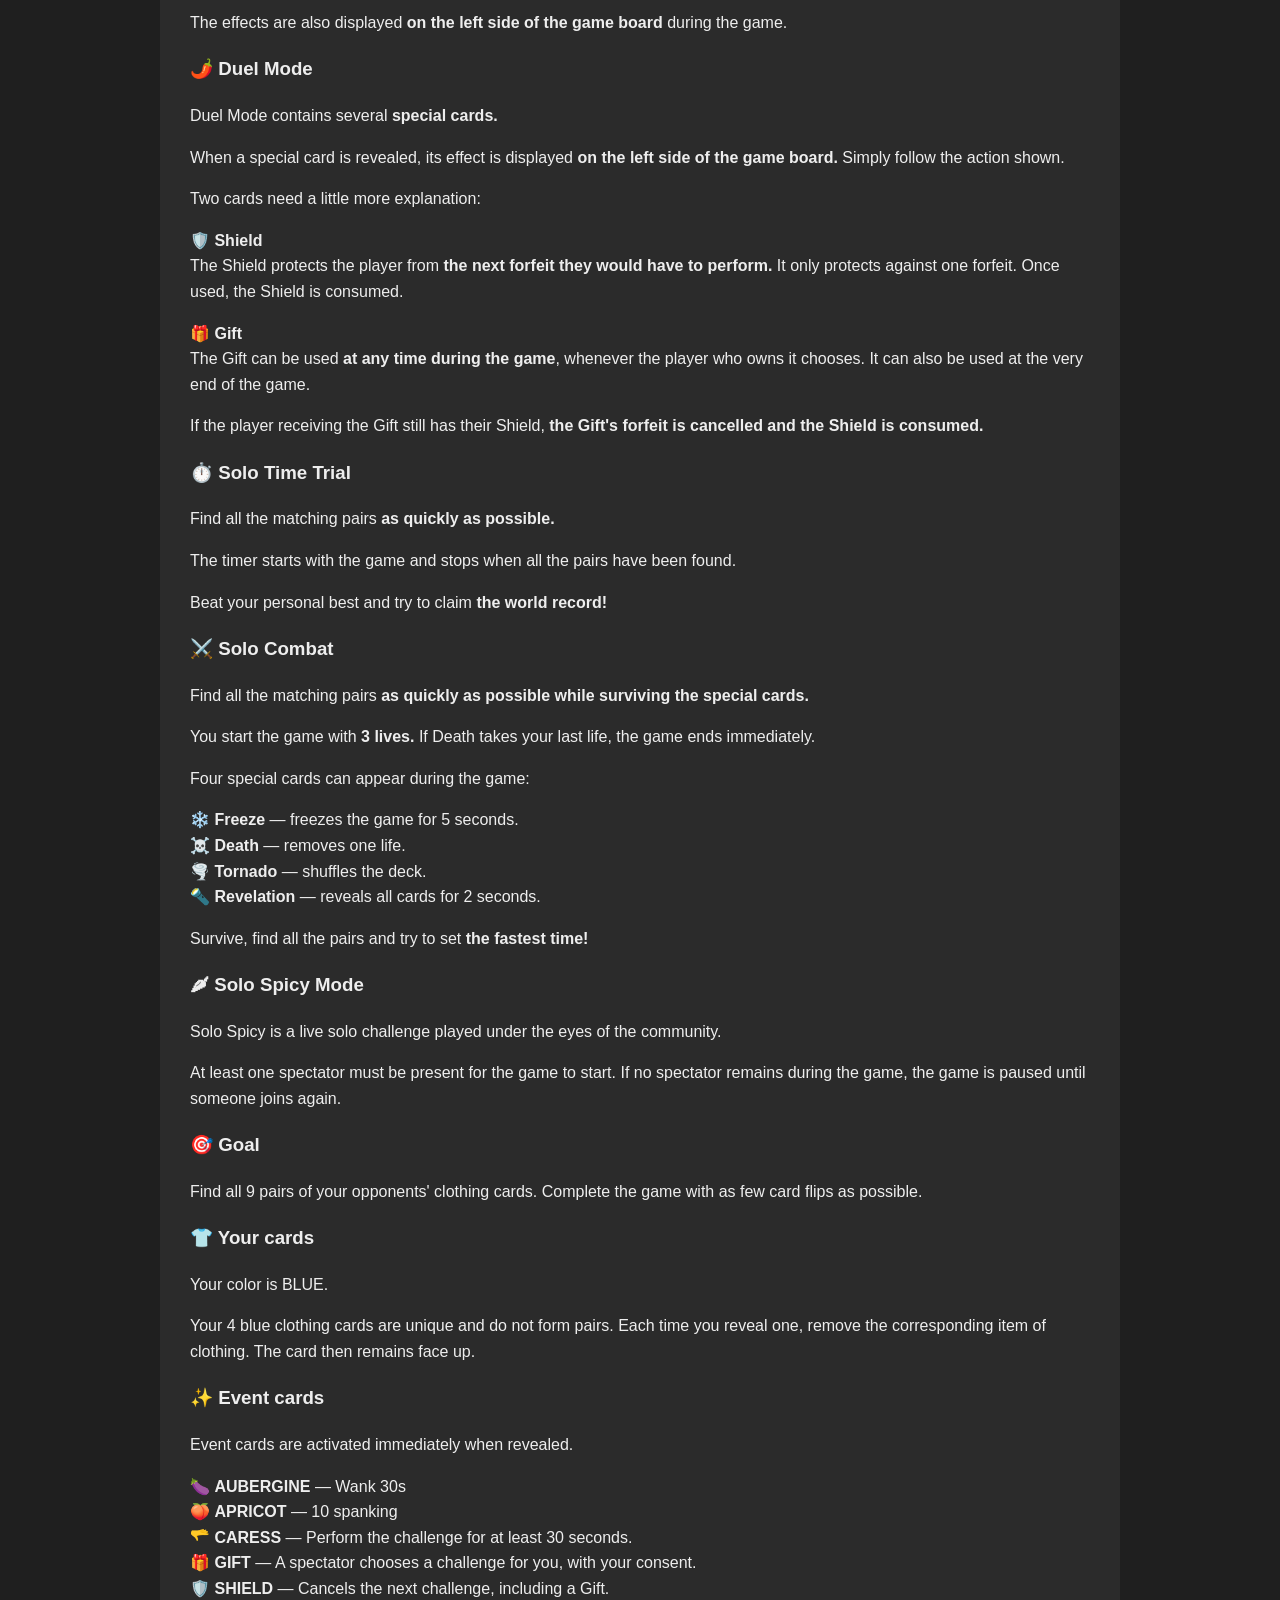
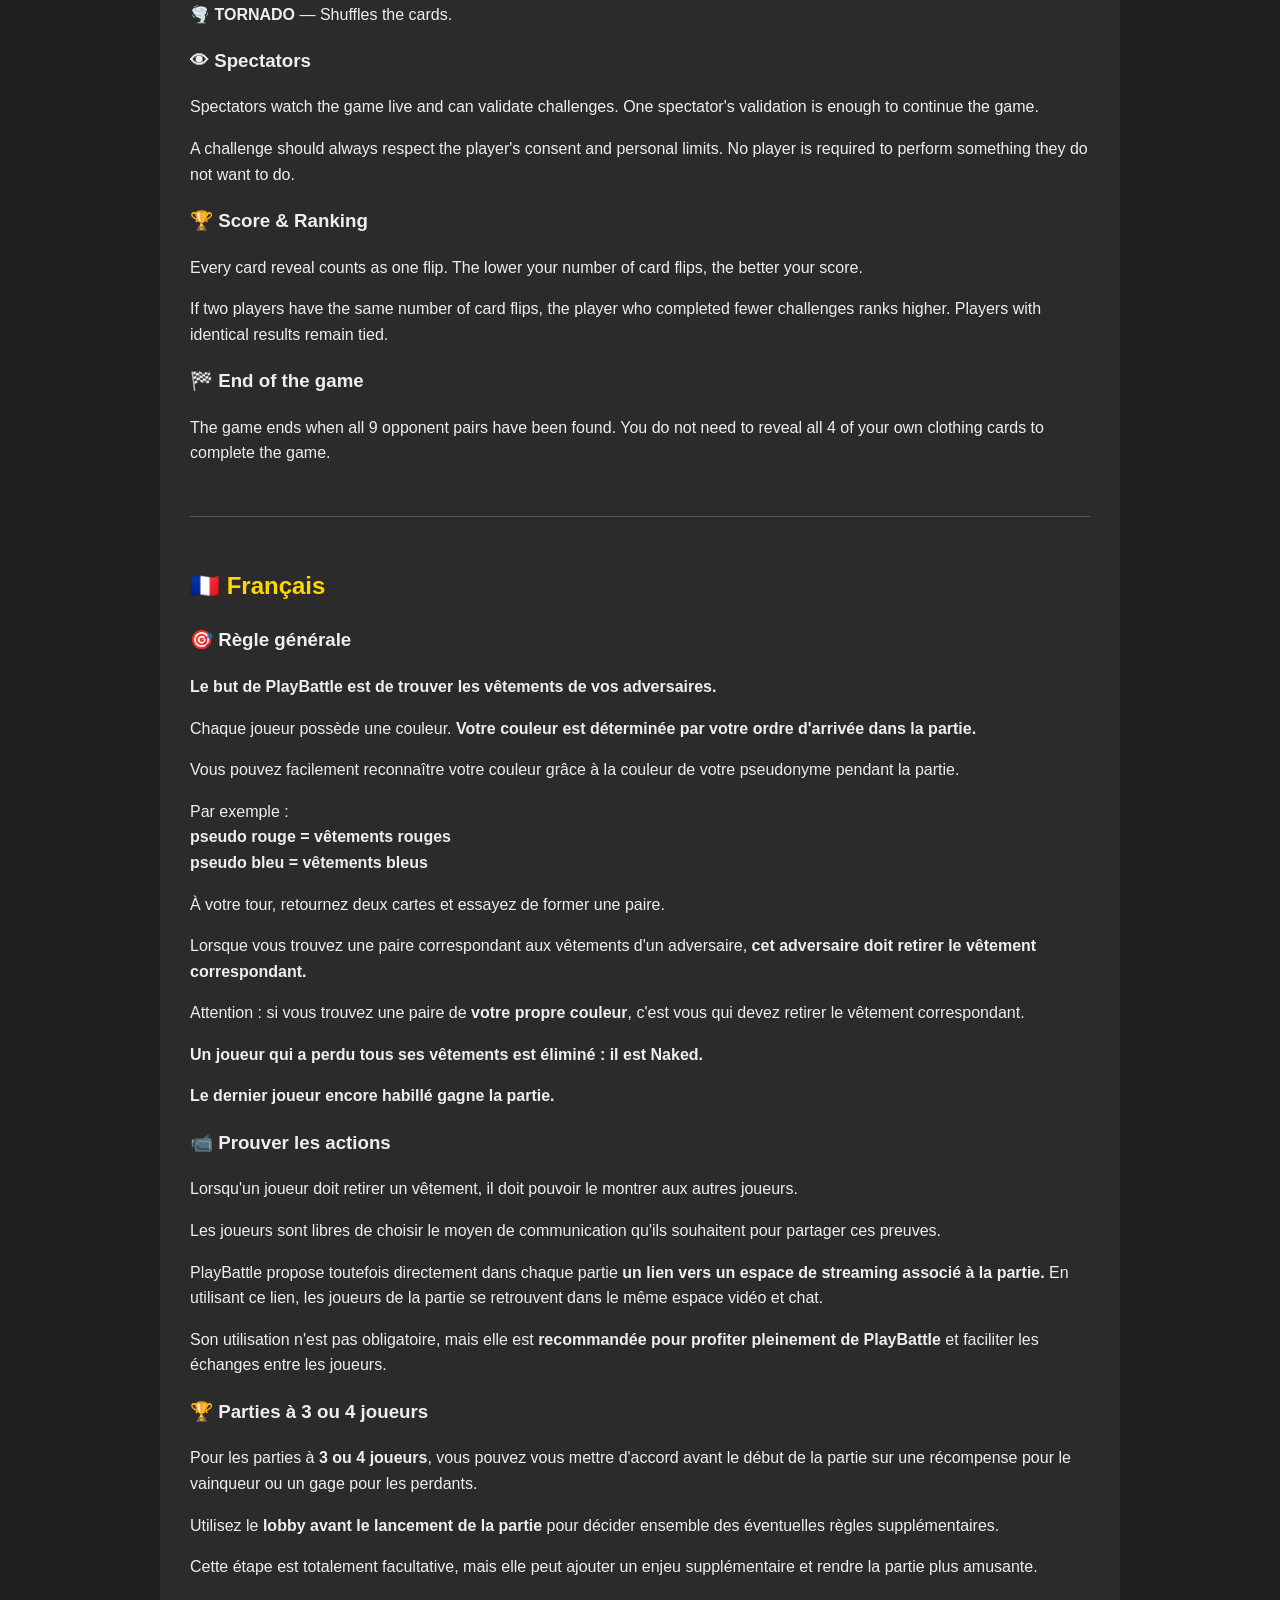
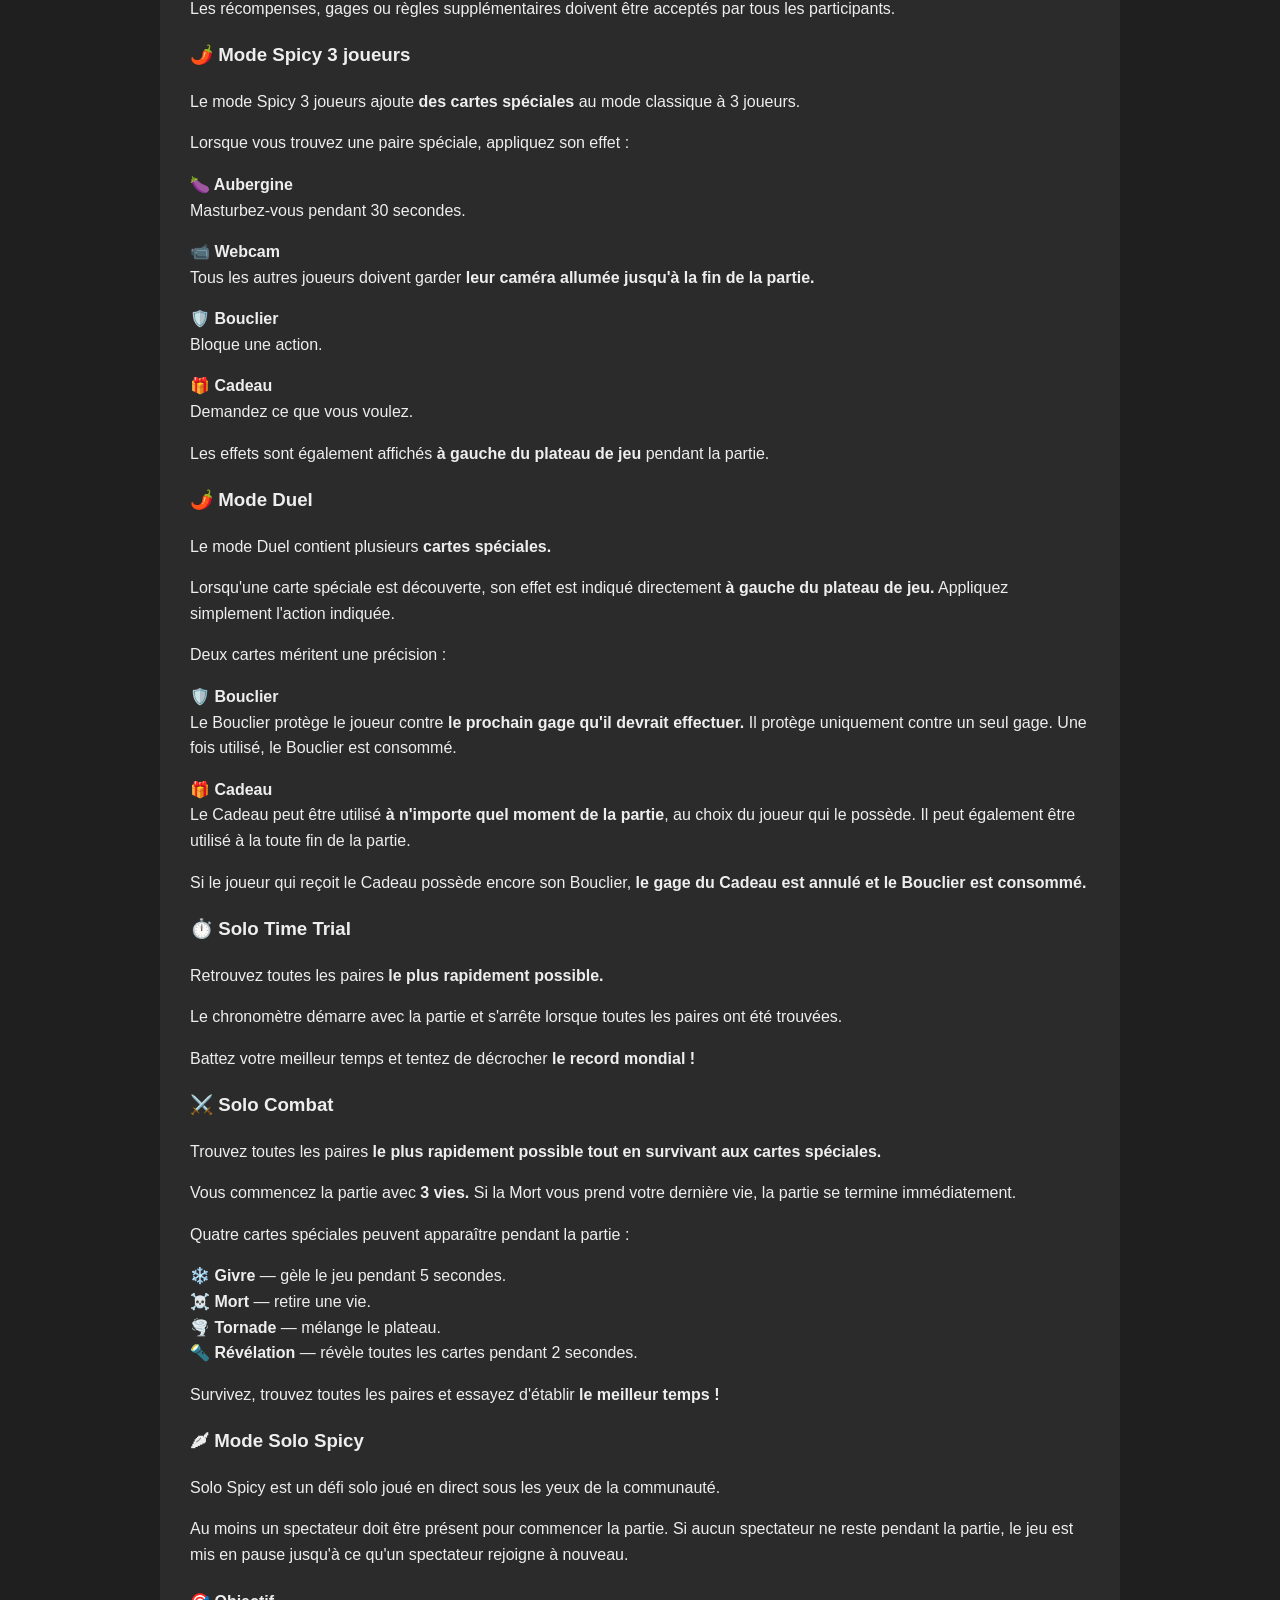
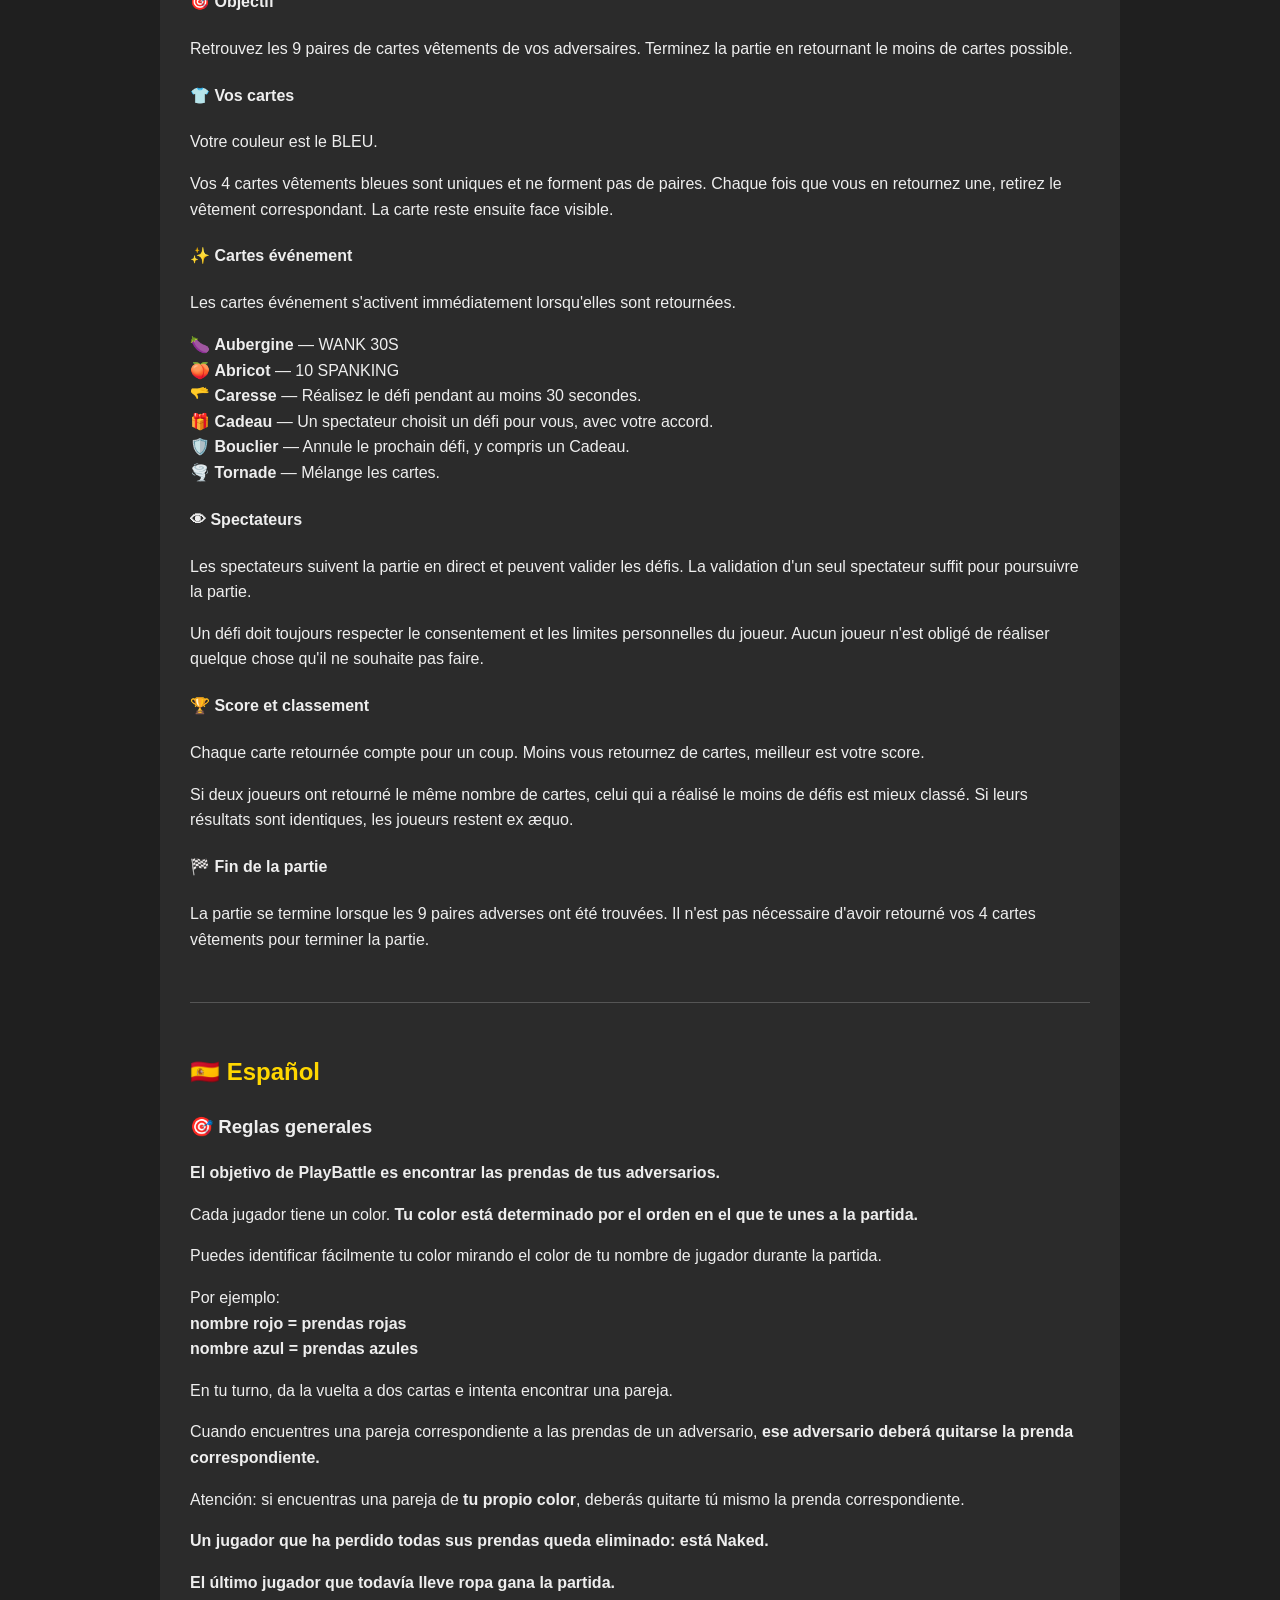
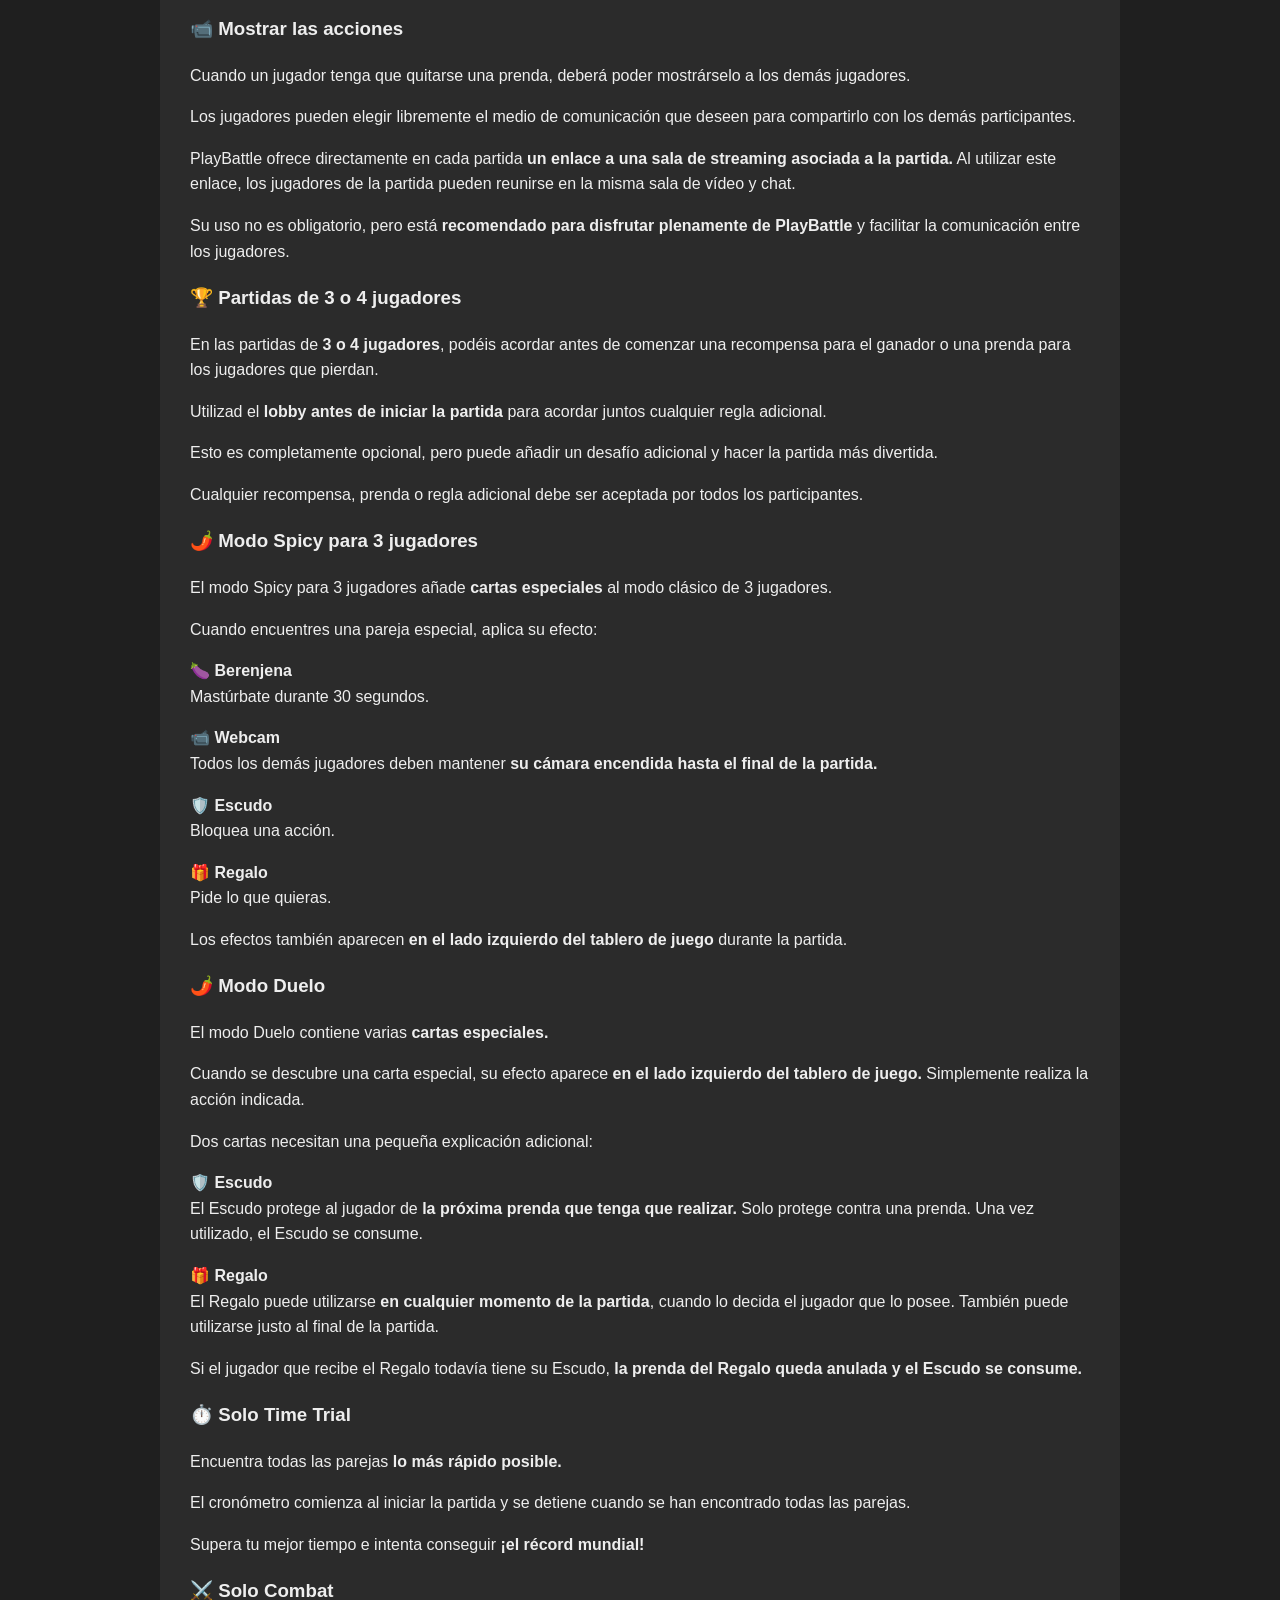
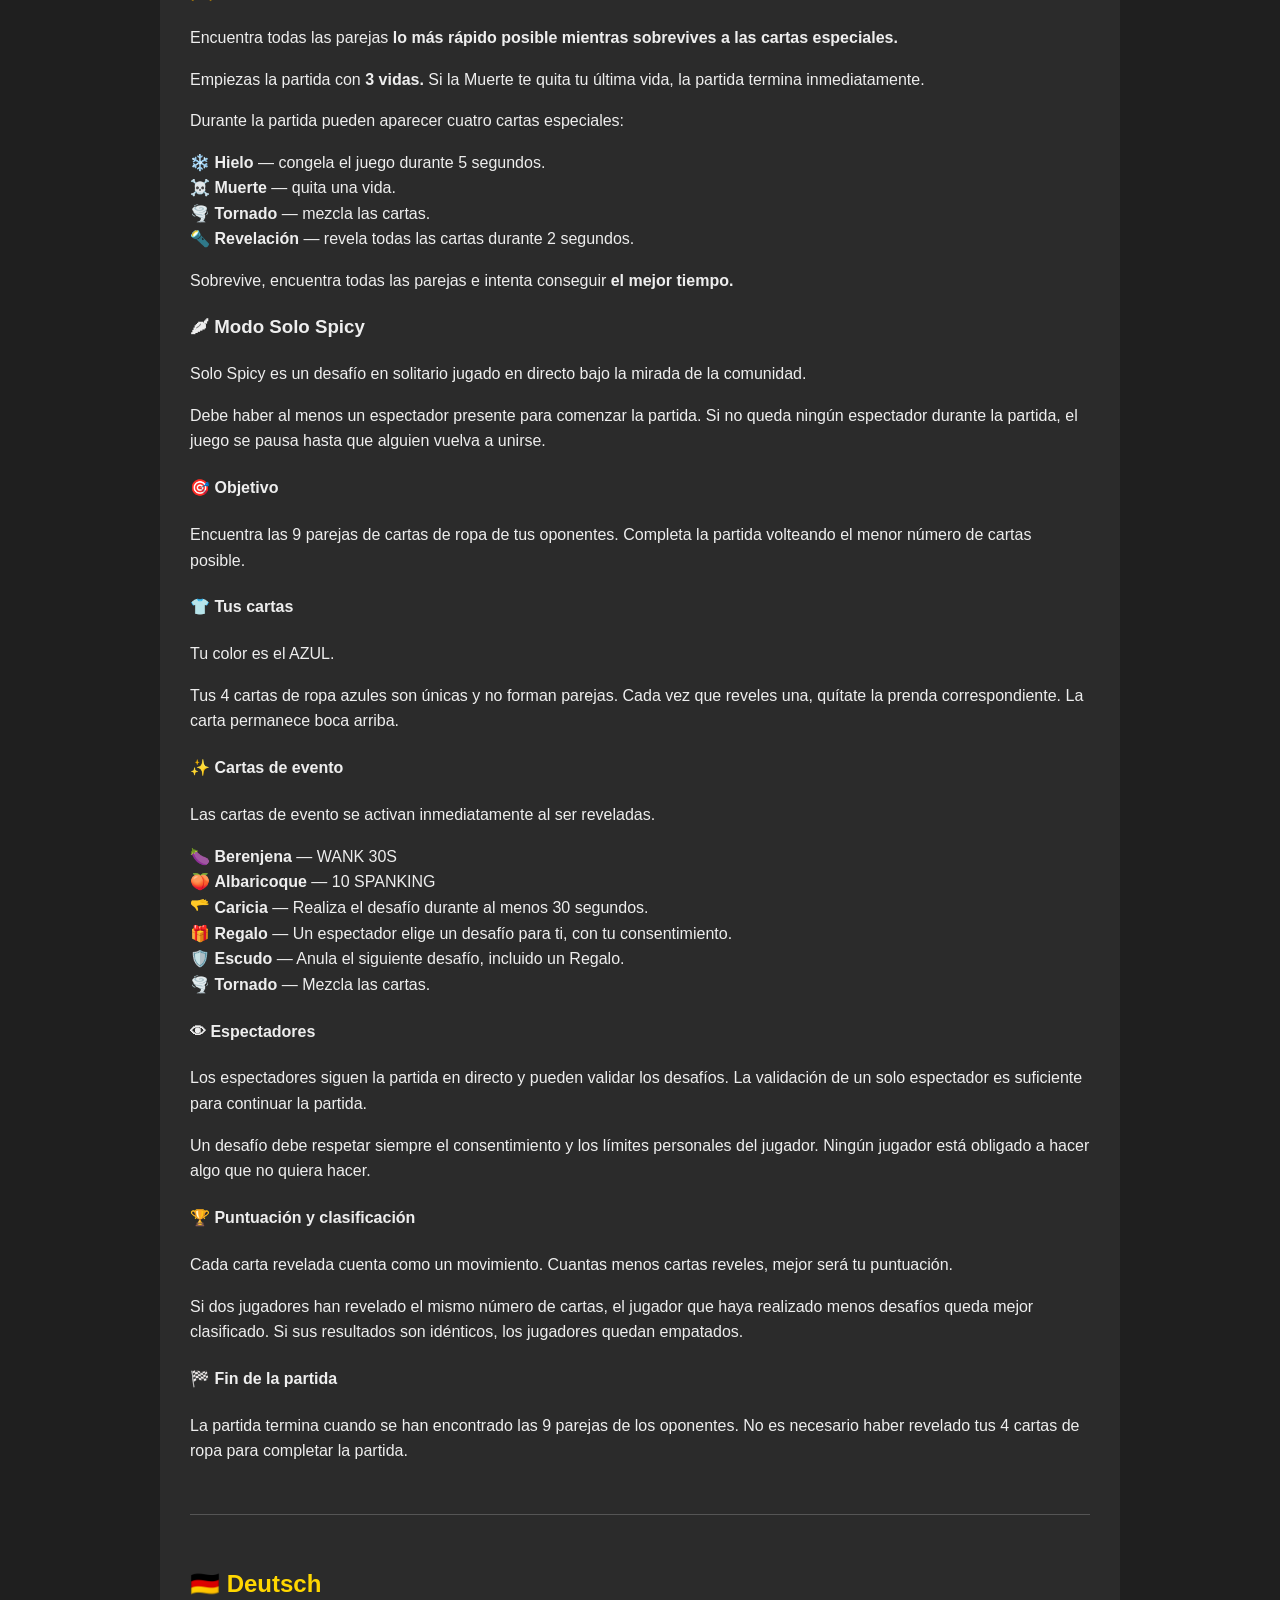
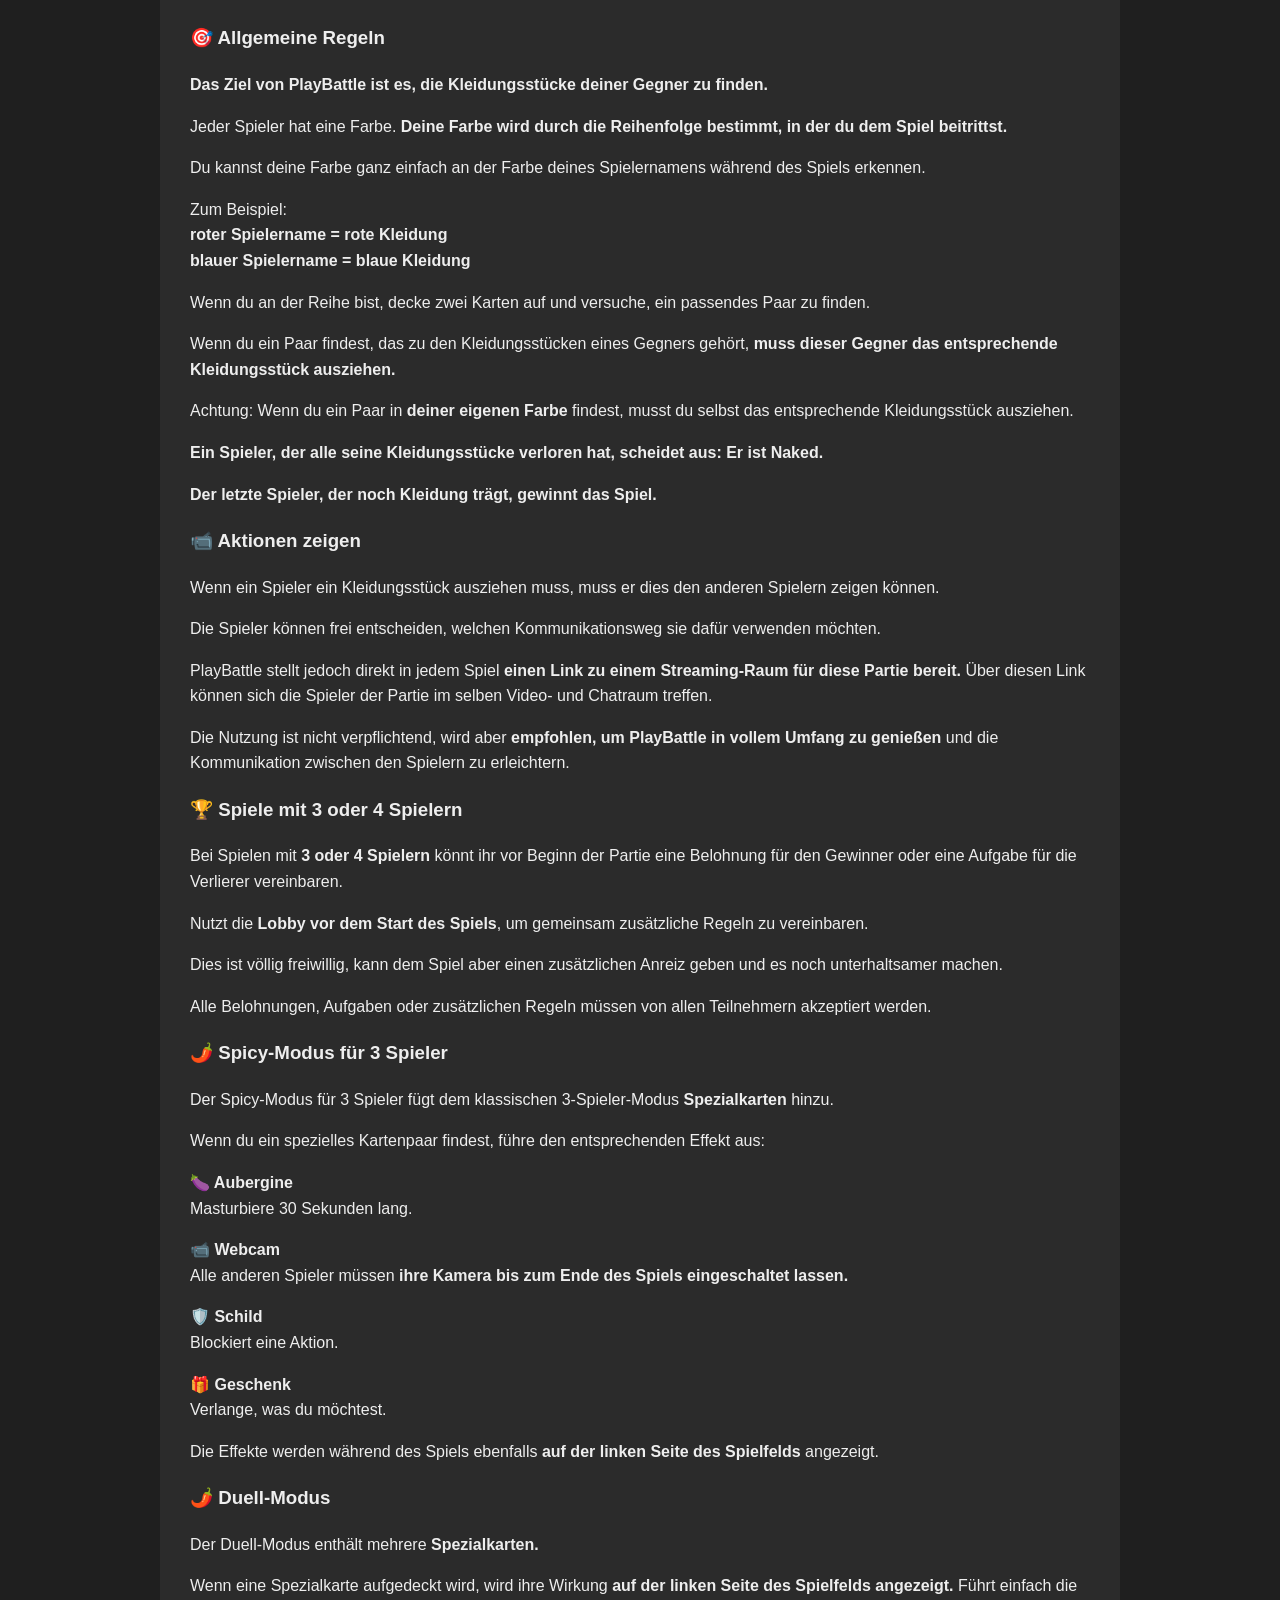
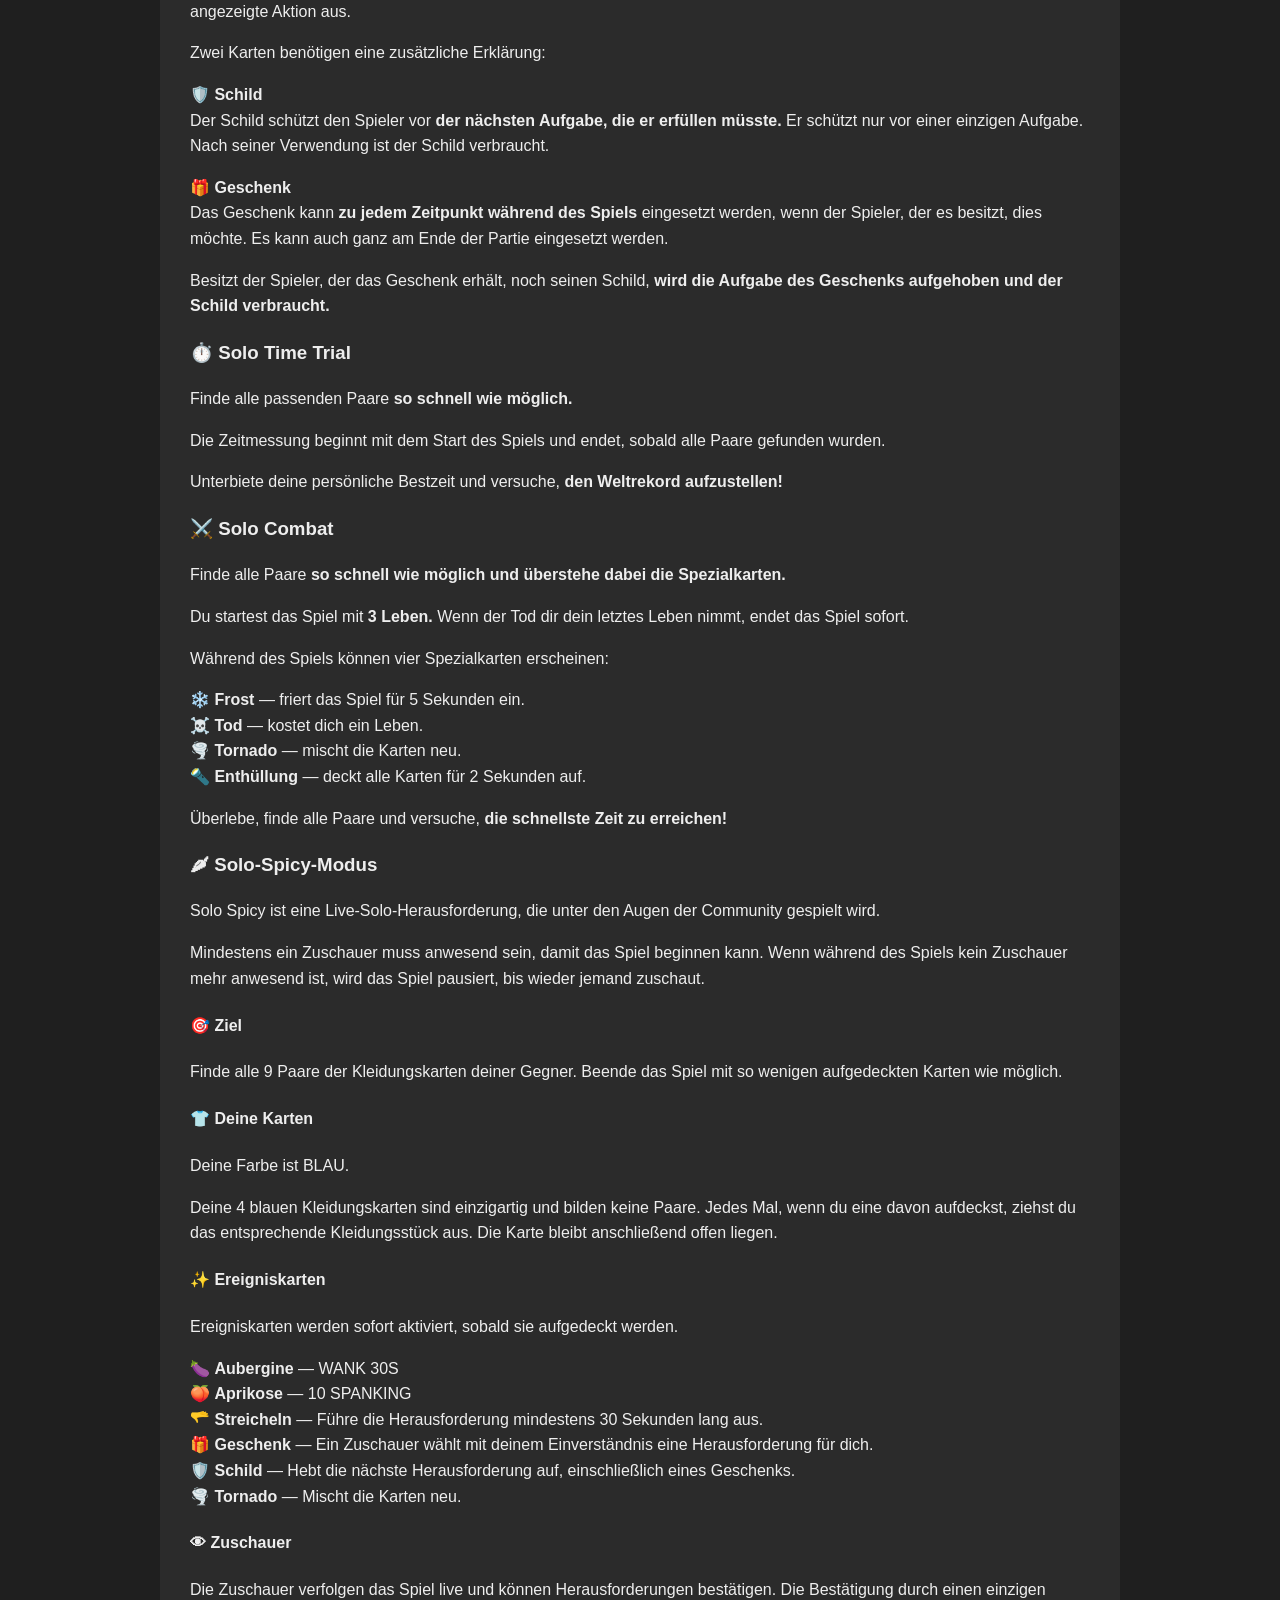
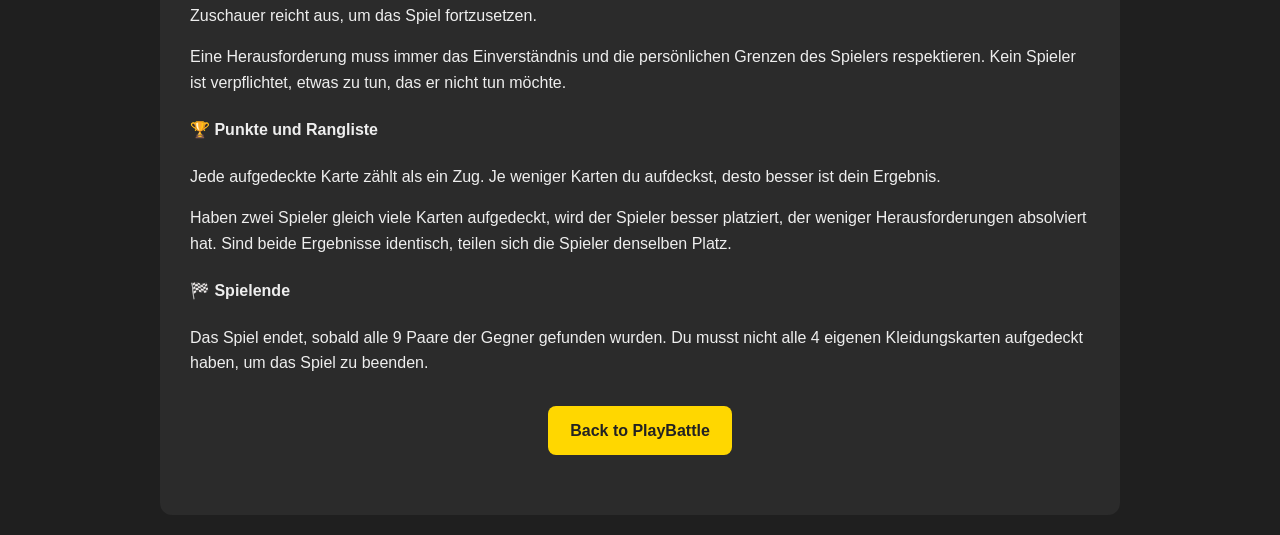
<file: rules.html>
<!DOCTYPE html>
<html lang="en">

<head>

    <meta charset="UTF-8">

    <meta
        name="viewport"
        content="width=device-width, initial-scale=1.0"
    >

    <title>PlayBattle - How to Play</title>

    <style>

        body {
            background: #1f1f1f;
            color: #eeeeee;
            font-family: Arial, sans-serif;
            margin: 0;
            padding: 20px;
            line-height: 1.6;
        }

        .rulesContainer {
            max-width: 900px;
            margin: auto;
            background: #2b2b2b;
            padding: 30px;
            border-radius: 12px;
        }

        h1 {
            color: #ffd700;
            text-align: center;
        }

        h2 {
            color: #ffd700;
            margin-top: 35px;
        }

        h3 {
            color: #eeeeee;
        }

        .languages {
            text-align: center;
            margin: 25px 0 40px 0;
        }

        .languages a {
            color: #ffd700;
            margin: 0 8px;
            text-decoration: none;
            font-weight: bold;
        }

        hr {
            margin: 50px 0;
            border: 0;
            border-top: 1px solid #555;
        }

        .backButton {
            display: block;
            width: fit-content;
            margin: 30px auto;
            padding: 12px 22px;
            background: #ffd700;
            color: #222;
            text-decoration: none;
            font-weight: bold;
            border-radius: 8px;
        }

    </style>

</head>

<body>

<div class="rulesContainer">

    <h1>🎮 PlayBattle - How to Play</h1>

    <div class="languages">
        <a href="#english">🇬🇧 English</a>
        <a href="#francais">🇫🇷 Français</a>
        <a href="#espanol">🇪🇸 Español</a>
        <a href="#deutsch">🇩🇪 Deutsch</a>
    </div>


    <section id="english">

        <h2>🇬🇧 English</h2>

       <h3>🎯 General Rules</h3>

<p>
    <strong>
        The goal of PlayBattle is to find your opponents'
        clothing items.
    </strong>
</p>

<p>
    Each player has a color.
    <strong>
        Your color is determined by the order in which you join
        the game.
    </strong>
</p>

<p>
    You can easily identify your color by looking at
    the color of your nickname during the game.
</p>

<p>
    For example:<br>
    <strong>red nickname = red clothing</strong><br>
    <strong>blue nickname = blue clothing</strong>
</p>

<p>
    On your turn, flip two cards and try to find a matching pair.
</p>

<p>
    When you find a pair corresponding to an opponent's clothing,
    <strong>that opponent must remove the matching item of clothing.</strong>
</p>

<p>
    Be careful: if you find a pair in
    <strong>your own color</strong>,
    you must remove the matching item of clothing yourself.
</p>

<p>
    <strong>
        A player who has lost all their clothing is eliminated:
        they are Naked.
    </strong>
</p>

<p>
    <strong>
        The last player still wearing clothes wins the game.
    </strong>
</p>


<h3>📹 Showing the actions</h3>

<p>
    When a player has to remove an item of clothing,
    they must be able to show it to the other players.
</p>

<p>
    Players are free to choose any communication method
    they want to share this with the other players.
</p>

<p>
    PlayBattle provides a
    <strong>link to a streaming room associated with each game.</strong>
    By using this link, players in the game can meet in the same
    video and chat room.
</p>

<p>
    Using it is not mandatory, but it is
    <strong>recommended to fully enjoy PlayBattle</strong>
    and make communication between players easier.
</p>


<h3>🏆 3 or 4 Player Games</h3>

<p>
    In <strong>3 or 4 player games</strong>,
    you can agree before the game begins on a reward for the winner
    or a forfeit for the losing players.
</p>

<p>
    Use the <strong>lobby before starting the game</strong>
    to agree on any additional rules together.
</p>

<p>
    This is completely optional, but it can add an extra challenge
    and make the game more fun.
</p>

<p>
    Any rewards, forfeits or additional rules must be
    agreed to by all participants.
</p>

<h3>🌶️ 3 Player Spicy Mode</h3>

<p>
    The 3 Player Spicy Mode adds
    <strong>special cards</strong> to the classic 3 player game.
</p>

<p>
    When you find a special pair, apply its effect:
</p>

<p>
    <strong>🍆 Aubergine</strong><br>
    Masturbate for 30 seconds.
</p>

<p>
    <strong>📹 Webcam</strong><br>
    All other players must keep their
    <strong>camera ON until the end of the game.</strong>
</p>

<p>
    <strong>🛡️ Shield</strong><br>
    Blocks one action.
</p>

<p>
    <strong>🎁 Gift</strong><br>
    Ask anything you want.
</p>

<p>
    The effects are also displayed
    <strong>on the left side of the game board</strong>
    during the game.
</p>

<h3>🌶️ Duel Mode</h3>

<p>
    Duel Mode contains several
    <strong>special cards.</strong>
</p>

<p>
    When a special card is revealed,
    its effect is displayed
    <strong>on the left side of the game board.</strong>
    Simply follow the action shown.
</p>

<p>
    Two cards need a little more explanation:
</p>

<p>
    <strong>🛡️ Shield</strong><br>
    The Shield protects the player from
    <strong>the next forfeit they would have to perform.</strong>
    It only protects against one forfeit.
    Once used, the Shield is consumed.
</p>

<p>
    <strong>🎁 Gift</strong><br>
    The Gift can be used
    <strong>at any time during the game</strong>,
    whenever the player who owns it chooses.
    It can also be used at the very end of the game.
</p>

<p>
    If the player receiving the Gift still has their Shield,
    <strong>the Gift's forfeit is cancelled and the Shield is consumed.</strong>
</p>


<h3>⏱️ Solo Time Trial</h3>

<p>
    Find all the matching pairs
    <strong>as quickly as possible.</strong>
</p>

<p>
    The timer starts with the game and stops
    when all the pairs have been found.
</p>

<p>
    Beat your personal best and try to claim
    <strong>the world record!</strong>
</p>
<h3>⚔️ Solo Combat</h3>

<p>
    Find all the matching pairs
    <strong>as quickly as possible while surviving the special cards.</strong>
</p>

<p>
    You start the game with
    <strong>3 lives.</strong>
    If Death takes your last life,
    the game ends immediately.
</p>

<p>
    Four special cards can appear during the game:
</p>

<p>
    <strong>❄️ Freeze</strong> — freezes the game for 5 seconds.<br>
    <strong>☠️ Death</strong> — removes one life.<br>
    <strong>🌪️ Tornado</strong> — shuffles the deck.<br>
    <strong>🔦 Revelation</strong> — reveals all cards for 2 seconds.
</p>

<p>
    Survive, find all the pairs and try to set
    <strong>the fastest time!</strong>
</p>
<h3>🌶 Solo Spicy Mode</h3>

<p>
    Solo Spicy is a live solo challenge played under the eyes
    of the community.
</p>

<p>
    At least one spectator must be present for the game to start.
    If no spectator remains during the game, the game is paused
    until someone joins again.
</p>

<h3>🎯 Goal</h3>

<p>
    Find all 9 pairs of your opponents' clothing cards.
    Complete the game with as few card flips as possible.
</p>

<h3>👕 Your cards</h3>

<p>
    Your color is BLUE.
</p>

<p>
    Your 4 blue clothing cards are unique and do not form pairs.
    Each time you reveal one, remove the corresponding item
    of clothing. The card then remains face up.
</p>

<h3>✨ Event cards</h3>

<p>
    Event cards are activated immediately when revealed.
</p>

<p>
    🍆 <strong>AUBERGINE</strong> — Wank 30s<br>
    🍑 <strong>APRICOT</strong> — 10 spanking<br>
    🫳 <strong>CARESS</strong> — Perform the challenge for at least 30 seconds.<br>
    🎁 <strong>GIFT</strong> — A spectator chooses a challenge for you,
    with your consent.<br>
    🛡️ <strong>SHIELD</strong> — Cancels the next challenge,
    including a Gift.<br>
    🌪️ <strong>TORNADO</strong> — Shuffles the cards.
    
</p>

<h3>👁 Spectators</h3>

<p>
    Spectators watch the game live and can validate challenges.
    One spectator's validation is enough to continue the game.
</p>

<p>
    A challenge should always respect the player's consent
    and personal limits. No player is required to perform
    something they do not want to do.
</p>

<h3>🏆 Score & Ranking</h3>

<p>
    Every card reveal counts as one flip.
    The lower your number of card flips, the better your score.
</p>

<p>
    If two players have the same number of card flips,
    the player who completed fewer challenges ranks higher.
    Players with identical results remain tied.
</p>

<h3>🏁 End of the game</h3>

<p>
    The game ends when all 9 opponent pairs have been found.
    You do not need to reveal all 4 of your own clothing cards
    to complete the game.
</p>
    </section>


    <hr>


    <section id="francais">

        <h2>🇫🇷 Français</h2>
        <h3>🎯 Règle générale</h3>

<p>
    <strong>
        Le but de PlayBattle est de trouver les vêtements
        de vos adversaires.
    </strong>
</p>

<p>
    Chaque joueur possède une couleur.
    <strong>
        Votre couleur est déterminée par votre ordre d'arrivée
        dans la partie.
    </strong>
</p>

<p>
    Vous pouvez facilement reconnaître votre couleur grâce
    à la couleur de votre pseudonyme pendant la partie.
</p>

<p>
    Par exemple :<br>
    <strong>pseudo rouge = vêtements rouges</strong><br>
    <strong>pseudo bleu = vêtements bleus</strong>
</p>

<p>
    À votre tour, retournez deux cartes et essayez
    de former une paire.
</p>

<p>
    Lorsque vous trouvez une paire correspondant aux vêtements
    d'un adversaire,
    <strong>cet adversaire doit retirer le vêtement correspondant.</strong>
</p>

<p>
    Attention : si vous trouvez une paire de
    <strong>votre propre couleur</strong>,
    c'est vous qui devez retirer le vêtement correspondant.
</p>

<p>
    <strong>
        Un joueur qui a perdu tous ses vêtements est éliminé :
        il est Naked.
    </strong>
</p>

<p>
    <strong>
        Le dernier joueur encore habillé gagne la partie.
    </strong>
</p>


<h3>📹 Prouver les actions</h3>

<p>
    Lorsqu'un joueur doit retirer un vêtement,
    il doit pouvoir le montrer aux autres joueurs.
</p>

<p>
    Les joueurs sont libres de choisir le moyen de communication
    qu'ils souhaitent pour partager ces preuves.
</p>

<p>
    PlayBattle propose toutefois directement dans chaque partie
    <strong>un lien vers un espace de streaming associé à la partie.</strong>
    En utilisant ce lien, les joueurs de la partie se retrouvent
    dans le même espace vidéo et chat.
</p>

<p>
    Son utilisation n'est pas obligatoire, mais elle est
    <strong>recommandée pour profiter pleinement de PlayBattle</strong>
    et faciliter les échanges entre les joueurs.
</p>


<h3>🏆 Parties à 3 ou 4 joueurs</h3>

<p>
    Pour les parties à <strong>3 ou 4 joueurs</strong>,
    vous pouvez vous mettre d'accord avant le début de la partie
    sur une récompense pour le vainqueur ou un gage pour les perdants.
</p>

<p>
    Utilisez le <strong>lobby avant le lancement de la partie</strong>
    pour décider ensemble des éventuelles règles supplémentaires.
</p>

<p>
    Cette étape est totalement facultative, mais elle peut
    ajouter un enjeu supplémentaire et rendre la partie plus amusante.
</p>

<p>
    Les récompenses, gages ou règles supplémentaires doivent
    être acceptés par tous les participants.
</p>

<h3>🌶️ Mode Spicy 3 joueurs</h3>

<p>
    Le mode Spicy 3 joueurs ajoute
    <strong>des cartes spéciales</strong>
    au mode classique à 3 joueurs.
</p>

<p>
    Lorsque vous trouvez une paire spéciale,
    appliquez son effet :
</p>

<p>
    <strong>🍆 Aubergine</strong><br>
    Masturbez-vous pendant 30 secondes.
</p>

<p>
    <strong>📹 Webcam</strong><br>
    Tous les autres joueurs doivent garder
    <strong>leur caméra allumée jusqu'à la fin de la partie.</strong>
</p>

<p>
    <strong>🛡️ Bouclier</strong><br>
    Bloque une action.
</p>

<p>
    <strong>🎁 Cadeau</strong><br>
    Demandez ce que vous voulez.
</p>

<p>
    Les effets sont également affichés
    <strong>à gauche du plateau de jeu</strong>
    pendant la partie.
</p>

<h3>🌶️ Mode Duel</h3>

<p>
    Le mode Duel contient plusieurs
    <strong>cartes spéciales.</strong>
</p>

<p>
    Lorsqu'une carte spéciale est découverte,
    son effet est indiqué directement
    <strong>à gauche du plateau de jeu.</strong>
    Appliquez simplement l'action indiquée.
</p>

<p>
    Deux cartes méritent une précision :
</p>

<p>
    <strong>🛡️ Bouclier</strong><br>
    Le Bouclier protège le joueur contre
    <strong>le prochain gage qu'il devrait effectuer.</strong>
    Il protège uniquement contre un seul gage.
    Une fois utilisé, le Bouclier est consommé.
</p>

<p>
    <strong>🎁 Cadeau</strong><br>
    Le Cadeau peut être utilisé
    <strong>à n'importe quel moment de la partie</strong>,
    au choix du joueur qui le possède.
    Il peut également être utilisé à la toute fin de la partie.
</p>

<p>
    Si le joueur qui reçoit le Cadeau possède encore son Bouclier,
    <strong>le gage du Cadeau est annulé et le Bouclier est consommé.</strong>
</p>


<h3>⏱️ Solo Time Trial</h3>

<p>
    Retrouvez toutes les paires
    <strong>le plus rapidement possible.</strong>
</p>

<p>
    Le chronomètre démarre avec la partie et s'arrête
    lorsque toutes les paires ont été trouvées.
</p>

<p>
    Battez votre meilleur temps et tentez de décrocher
    <strong>le record mondial !</strong>
</p>
<h3>⚔️ Solo Combat</h3>

<p>
    Trouvez toutes les paires
    <strong>le plus rapidement possible tout en survivant aux cartes spéciales.</strong>
</p>

<p>
    Vous commencez la partie avec
    <strong>3 vies.</strong>
    Si la Mort vous prend votre dernière vie,
    la partie se termine immédiatement.
</p>

<p>
    Quatre cartes spéciales peuvent apparaître pendant la partie :
</p>

<p>
    <strong>❄️ Givre</strong> — gèle le jeu pendant 5 secondes.<br>
    <strong>☠️ Mort</strong> — retire une vie.<br>
    <strong>🌪️ Tornade</strong> — mélange le plateau.<br>
    <strong>🔦 Révélation</strong> — révèle toutes les cartes pendant 2 secondes.
</p>

<p>
    Survivez, trouvez toutes les paires et essayez d'établir
    <strong>le meilleur temps !</strong>
</p>
    
<h3>🌶 Mode Solo Spicy</h3>

<p>
    Solo Spicy est un défi solo joué en direct sous les yeux
    de la communauté.
</p>

<p>
    Au moins un spectateur doit être présent pour commencer la partie.
    Si aucun spectateur ne reste pendant la partie, le jeu est mis en pause
    jusqu'à ce qu'un spectateur rejoigne à nouveau.
</p>

<h4>🎯 Objectif</h4>

<p>
    Retrouvez les 9 paires de cartes vêtements de vos adversaires.
    Terminez la partie en retournant le moins de cartes possible.
</p>

<h4>👕 Vos cartes</h4>

<p>
    Votre couleur est le BLEU.
</p>

<p>
    Vos 4 cartes vêtements bleues sont uniques et ne forment pas de paires.
    Chaque fois que vous en retournez une, retirez le vêtement correspondant.
    La carte reste ensuite face visible.
</p>

<h4>✨ Cartes événement</h4>

<p>
    Les cartes événement s'activent immédiatement lorsqu'elles sont retournées.
</p>

<p>
    🍆 <strong>Aubergine</strong> — WANK 30S<br>
    🍑 <strong>Abricot</strong> — 10 SPANKING<br>
    🫳 <strong>Caresse</strong> — Réalisez le défi pendant au moins 30 secondes.<br>
    🎁 <strong>Cadeau</strong> — Un spectateur choisit un défi pour vous,
    avec votre accord.<br>
    🛡️ <strong>Bouclier</strong> — Annule le prochain défi,
    y compris un Cadeau.<br>
    🌪️ <strong>Tornade</strong> — Mélange les cartes.
    
</p>

<h4>👁 Spectateurs</h4>

<p>
    Les spectateurs suivent la partie en direct et peuvent valider les défis.
    La validation d'un seul spectateur suffit pour poursuivre la partie.
</p>

<p>
    Un défi doit toujours respecter le consentement et les limites personnelles
    du joueur. Aucun joueur n'est obligé de réaliser quelque chose
    qu'il ne souhaite pas faire.
</p>

<h4>🏆 Score et classement</h4>

<p>
    Chaque carte retournée compte pour un coup.
    Moins vous retournez de cartes, meilleur est votre score.
</p>

<p>
    Si deux joueurs ont retourné le même nombre de cartes,
    celui qui a réalisé le moins de défis est mieux classé.
    Si leurs résultats sont identiques, les joueurs restent ex æquo.
</p>

<h4>🏁 Fin de la partie</h4>

<p>
    La partie se termine lorsque les 9 paires adverses ont été trouvées.
    Il n'est pas nécessaire d'avoir retourné vos 4 cartes vêtements
    pour terminer la partie.
</p>
    </section>


    <hr>


    <section id="espanol">

        <h2>🇪🇸 Español</h2>

        <h3>🎯 Reglas generales</h3>

<p>
    <strong>
        El objetivo de PlayBattle es encontrar las prendas
        de tus adversarios.
    </strong>
</p>

<p>
    Cada jugador tiene un color.
    <strong>
        Tu color está determinado por el orden en el que te unes
        a la partida.
    </strong>
</p>

<p>
    Puedes identificar fácilmente tu color mirando
    el color de tu nombre de jugador durante la partida.
</p>

<p>
    Por ejemplo:<br>
    <strong>nombre rojo = prendas rojas</strong><br>
    <strong>nombre azul = prendas azules</strong>
</p>

<p>
    En tu turno, da la vuelta a dos cartas e intenta
    encontrar una pareja.
</p>

<p>
    Cuando encuentres una pareja correspondiente a las prendas
    de un adversario,
    <strong>ese adversario deberá quitarse la prenda correspondiente.</strong>
</p>

<p>
    Atención: si encuentras una pareja de
    <strong>tu propio color</strong>,
    deberás quitarte tú mismo la prenda correspondiente.
</p>

<p>
    <strong>
        Un jugador que ha perdido todas sus prendas queda eliminado:
        está Naked.
    </strong>
</p>

<p>
    <strong>
        El último jugador que todavía lleve ropa gana la partida.
    </strong>
</p>


<h3>📹 Mostrar las acciones</h3>

<p>
    Cuando un jugador tenga que quitarse una prenda,
    deberá poder mostrárselo a los demás jugadores.
</p>

<p>
    Los jugadores pueden elegir libremente el medio de comunicación
    que deseen para compartirlo con los demás participantes.
</p>

<p>
    PlayBattle ofrece directamente en cada partida
    <strong>un enlace a una sala de streaming asociada a la partida.</strong>
    Al utilizar este enlace, los jugadores de la partida pueden
    reunirse en la misma sala de vídeo y chat.
</p>

<p>
    Su uso no es obligatorio, pero está
    <strong>recomendado para disfrutar plenamente de PlayBattle</strong>
    y facilitar la comunicación entre los jugadores.
</p>


<h3>🏆 Partidas de 3 o 4 jugadores</h3>

<p>
    En las partidas de <strong>3 o 4 jugadores</strong>,
    podéis acordar antes de comenzar una recompensa para el ganador
    o una prenda para los jugadores que pierdan.
</p>

<p>
    Utilizad el <strong>lobby antes de iniciar la partida</strong>
    para acordar juntos cualquier regla adicional.
</p>

<p>
    Esto es completamente opcional, pero puede añadir un desafío
    adicional y hacer la partida más divertida.
</p>

<p>
    Cualquier recompensa, prenda o regla adicional debe ser
    aceptada por todos los participantes.
</p>

<h3>🌶️ Modo Spicy para 3 jugadores</h3>

<p>
    El modo Spicy para 3 jugadores añade
    <strong>cartas especiales</strong>
    al modo clásico de 3 jugadores.
</p>

<p>
    Cuando encuentres una pareja especial,
    aplica su efecto:
</p>

<p>
    <strong>🍆 Berenjena</strong><br>
    Mastúrbate durante 30 segundos.
</p>

<p>
    <strong>📹 Webcam</strong><br>
    Todos los demás jugadores deben mantener
    <strong>su cámara encendida hasta el final de la partida.</strong>
</p>

<p>
    <strong>🛡️ Escudo</strong><br>
    Bloquea una acción.
</p>

<p>
    <strong>🎁 Regalo</strong><br>
    Pide lo que quieras.
</p>

<p>
    Los efectos también aparecen
    <strong>en el lado izquierdo del tablero de juego</strong>
    durante la partida.
</p>

<h3>🌶️ Modo Duelo</h3>

<p>
    El modo Duelo contiene varias
    <strong>cartas especiales.</strong>
</p>

<p>
    Cuando se descubre una carta especial,
    su efecto aparece
    <strong>en el lado izquierdo del tablero de juego.</strong>
    Simplemente realiza la acción indicada.
</p>

<p>
    Dos cartas necesitan una pequeña explicación adicional:
</p>

<p>
    <strong>🛡️ Escudo</strong><br>
    El Escudo protege al jugador de
    <strong>la próxima prenda que tenga que realizar.</strong>
    Solo protege contra una prenda.
    Una vez utilizado, el Escudo se consume.
</p>

<p>
    <strong>🎁 Regalo</strong><br>
    El Regalo puede utilizarse
    <strong>en cualquier momento de la partida</strong>,
    cuando lo decida el jugador que lo posee.
    También puede utilizarse justo al final de la partida.
</p>

<p>
    Si el jugador que recibe el Regalo todavía tiene su Escudo,
    <strong>la prenda del Regalo queda anulada y el Escudo se consume.</strong>
</p>


<h3>⏱️ Solo Time Trial</h3>

<p>
    Encuentra todas las parejas
    <strong>lo más rápido posible.</strong>
</p>

<p>
    El cronómetro comienza al iniciar la partida y se detiene
    cuando se han encontrado todas las parejas.
</p>

<p>
    Supera tu mejor tiempo e intenta conseguir
    <strong>¡el récord mundial!</strong>
</p>
<h3>⚔️ Solo Combat</h3>

<p>
    Encuentra todas las parejas
    <strong>lo más rápido posible mientras sobrevives a las cartas especiales.</strong>
</p>

<p>
    Empiezas la partida con
    <strong>3 vidas.</strong>
    Si la Muerte te quita tu última vida,
    la partida termina inmediatamente.
</p>

<p>
    Durante la partida pueden aparecer cuatro cartas especiales:
</p>

<p>
    <strong>❄️ Hielo</strong> — congela el juego durante 5 segundos.<br>
    <strong>☠️ Muerte</strong> — quita una vida.<br>
    <strong>🌪️ Tornado</strong> — mezcla las cartas.<br>
    <strong>🔦 Revelación</strong> — revela todas las cartas durante 2 segundos.
</p>

<p>
    Sobrevive, encuentra todas las parejas e intenta conseguir
    <strong>el mejor tiempo.</strong>
</p>
<h3>🌶 Modo Solo Spicy</h3>

<p>
    Solo Spicy es un desafío en solitario jugado en directo
    bajo la mirada de la comunidad.
</p>

<p>
    Debe haber al menos un espectador presente para comenzar la partida.
    Si no queda ningún espectador durante la partida, el juego se pausa
    hasta que alguien vuelva a unirse.
</p>

<h4>🎯 Objetivo</h4>

<p>
    Encuentra las 9 parejas de cartas de ropa de tus oponentes.
    Completa la partida volteando el menor número de cartas posible.
</p>

<h4>👕 Tus cartas</h4>

<p>
    Tu color es el AZUL.
</p>

<p>
    Tus 4 cartas de ropa azules son únicas y no forman parejas.
    Cada vez que reveles una, quítate la prenda correspondiente.
    La carta permanece boca arriba.
</p>

<h4>✨ Cartas de evento</h4>

<p>
    Las cartas de evento se activan inmediatamente al ser reveladas.
</p>

<p>
    🍆 <strong>Berenjena</strong> — WANK 30S<br>
    🍑 <strong>Albaricoque</strong> — 10 SPANKING<br>
    🫳 <strong>Caricia</strong> — Realiza el desafío durante al menos 30 segundos.<br>
    🎁 <strong>Regalo</strong> — Un espectador elige un desafío para ti,
    con tu consentimiento.<br>
    🛡️ <strong>Escudo</strong> — Anula el siguiente desafío,
    incluido un Regalo.<br>
    🌪️ <strong>Tornado</strong> — Mezcla las cartas.
    
</p>

<h4>👁 Espectadores</h4>

<p>
    Los espectadores siguen la partida en directo y pueden validar
    los desafíos. La validación de un solo espectador es suficiente
    para continuar la partida.
</p>

<p>
    Un desafío debe respetar siempre el consentimiento y los límites
    personales del jugador. Ningún jugador está obligado a hacer
    algo que no quiera hacer.
</p>

<h4>🏆 Puntuación y clasificación</h4>

<p>
    Cada carta revelada cuenta como un movimiento.
    Cuantas menos cartas reveles, mejor será tu puntuación.
</p>

<p>
    Si dos jugadores han revelado el mismo número de cartas,
    el jugador que haya realizado menos desafíos queda mejor clasificado.
    Si sus resultados son idénticos, los jugadores quedan empatados.
</p>

<h4>🏁 Fin de la partida</h4>

<p>
    La partida termina cuando se han encontrado las 9 parejas
    de los oponentes. No es necesario haber revelado tus 4 cartas
    de ropa para completar la partida.
</p>
    </section>


    <hr>


    <section id="deutsch">

        <h2>🇩🇪 Deutsch</h2>

        <h3>🎯 Allgemeine Regeln</h3>

<p>
    <strong>
        Das Ziel von PlayBattle ist es, die Kleidungsstücke
        deiner Gegner zu finden.
    </strong>
</p>

<p>
    Jeder Spieler hat eine Farbe.
    <strong>
        Deine Farbe wird durch die Reihenfolge bestimmt,
        in der du dem Spiel beitrittst.
    </strong>
</p>

<p>
    Du kannst deine Farbe ganz einfach an der Farbe
    deines Spielernamens während des Spiels erkennen.
</p>

<p>
    Zum Beispiel:<br>
    <strong>roter Spielername = rote Kleidung</strong><br>
    <strong>blauer Spielername = blaue Kleidung</strong>
</p>

<p>
    Wenn du an der Reihe bist, decke zwei Karten auf
    und versuche, ein passendes Paar zu finden.
</p>

<p>
    Wenn du ein Paar findest, das zu den Kleidungsstücken
    eines Gegners gehört,
    <strong>muss dieser Gegner das entsprechende Kleidungsstück ausziehen.</strong>
</p>

<p>
    Achtung: Wenn du ein Paar in
    <strong>deiner eigenen Farbe</strong> findest,
    musst du selbst das entsprechende Kleidungsstück ausziehen.
</p>

<p>
    <strong>
        Ein Spieler, der alle seine Kleidungsstücke verloren hat,
        scheidet aus: Er ist Naked.
    </strong>
</p>

<p>
    <strong>
        Der letzte Spieler, der noch Kleidung trägt,
        gewinnt das Spiel.
    </strong>
</p>


<h3>📹 Aktionen zeigen</h3>

<p>
    Wenn ein Spieler ein Kleidungsstück ausziehen muss,
    muss er dies den anderen Spielern zeigen können.
</p>

<p>
    Die Spieler können frei entscheiden, welchen Kommunikationsweg
    sie dafür verwenden möchten.
</p>

<p>
    PlayBattle stellt jedoch direkt in jedem Spiel
    <strong>einen Link zu einem Streaming-Raum für diese Partie bereit.</strong>
    Über diesen Link können sich die Spieler der Partie
    im selben Video- und Chatraum treffen.
</p>

<p>
    Die Nutzung ist nicht verpflichtend, wird aber
    <strong>empfohlen, um PlayBattle in vollem Umfang zu genießen</strong>
    und die Kommunikation zwischen den Spielern zu erleichtern.
</p>


<h3>🏆 Spiele mit 3 oder 4 Spielern</h3>

<p>
    Bei Spielen mit <strong>3 oder 4 Spielern</strong>
    könnt ihr vor Beginn der Partie eine Belohnung für den Gewinner
    oder eine Aufgabe für die Verlierer vereinbaren.
</p>

<p>
    Nutzt die <strong>Lobby vor dem Start des Spiels</strong>,
    um gemeinsam zusätzliche Regeln zu vereinbaren.
</p>

<p>
    Dies ist völlig freiwillig, kann dem Spiel aber
    einen zusätzlichen Anreiz geben und es noch unterhaltsamer machen.
</p>

<p>
    Alle Belohnungen, Aufgaben oder zusätzlichen Regeln müssen
    von allen Teilnehmern akzeptiert werden.
</p>

<h3>🌶️ Spicy-Modus für 3 Spieler</h3>

<p>
    Der Spicy-Modus für 3 Spieler fügt dem klassischen
    3-Spieler-Modus <strong>Spezialkarten</strong> hinzu.
</p>

<p>
    Wenn du ein spezielles Kartenpaar findest,
    führe den entsprechenden Effekt aus:
</p>

<p>
    <strong>🍆 Aubergine</strong><br>
    Masturbiere 30 Sekunden lang.
</p>

<p>
    <strong>📹 Webcam</strong><br>
    Alle anderen Spieler müssen
    <strong>ihre Kamera bis zum Ende des Spiels eingeschaltet lassen.</strong>
</p>

<p>
    <strong>🛡️ Schild</strong><br>
    Blockiert eine Aktion.
</p>

<p>
    <strong>🎁 Geschenk</strong><br>
    Verlange, was du möchtest.
</p>

<p>
    Die Effekte werden während des Spiels ebenfalls
    <strong>auf der linken Seite des Spielfelds</strong>
    angezeigt.
</p>

<h3>🌶️ Duell-Modus</h3>

<p>
    Der Duell-Modus enthält mehrere
    <strong>Spezialkarten.</strong>
</p>

<p>
    Wenn eine Spezialkarte aufgedeckt wird,
    wird ihre Wirkung
    <strong>auf der linken Seite des Spielfelds angezeigt.</strong>
    Führt einfach die angezeigte Aktion aus.
</p>

<p>
    Zwei Karten benötigen eine zusätzliche Erklärung:
</p>

<p>
    <strong>🛡️ Schild</strong><br>
    Der Schild schützt den Spieler vor
    <strong>der nächsten Aufgabe, die er erfüllen müsste.</strong>
    Er schützt nur vor einer einzigen Aufgabe.
    Nach seiner Verwendung ist der Schild verbraucht.
</p>

<p>
    <strong>🎁 Geschenk</strong><br>
    Das Geschenk kann
    <strong>zu jedem Zeitpunkt während des Spiels</strong>
    eingesetzt werden, wenn der Spieler, der es besitzt,
    dies möchte.
    Es kann auch ganz am Ende der Partie eingesetzt werden.
</p>

<p>
    Besitzt der Spieler, der das Geschenk erhält,
    noch seinen Schild,
    <strong>wird die Aufgabe des Geschenks aufgehoben
    und der Schild verbraucht.</strong>
</p>


<h3>⏱️ Solo Time Trial</h3>

<p>
    Finde alle passenden Paare
    <strong>so schnell wie möglich.</strong>
</p>

<p>
    Die Zeitmessung beginnt mit dem Start des Spiels
    und endet, sobald alle Paare gefunden wurden.
</p>

<p>
    Unterbiete deine persönliche Bestzeit und versuche,
    <strong>den Weltrekord aufzustellen!</strong>
</p>
<h3>⚔️ Solo Combat</h3>

<p>
    Finde alle Paare
    <strong>so schnell wie möglich und überstehe dabei die Spezialkarten.</strong>
</p>

<p>
    Du startest das Spiel mit
    <strong>3 Leben.</strong>
    Wenn der Tod dir dein letztes Leben nimmt,
    endet das Spiel sofort.
</p>

<p>
    Während des Spiels können vier Spezialkarten erscheinen:
</p>

<p>
    <strong>❄️ Frost</strong> — friert das Spiel für 5 Sekunden ein.<br>
    <strong>☠️ Tod</strong> — kostet dich ein Leben.<br>
    <strong>🌪️ Tornado</strong> — mischt die Karten neu.<br>
    <strong>🔦 Enthüllung</strong> — deckt alle Karten für 2 Sekunden auf.
</p>

<p>
    Überlebe, finde alle Paare und versuche,
    <strong>die schnellste Zeit zu erreichen!</strong>
</p>
<h3>🌶 Solo-Spicy-Modus</h3>

<p>
    Solo Spicy ist eine Live-Solo-Herausforderung,
    die unter den Augen der Community gespielt wird.
</p>

<p>
    Mindestens ein Zuschauer muss anwesend sein, damit das Spiel beginnen kann.
    Wenn während des Spiels kein Zuschauer mehr anwesend ist,
    wird das Spiel pausiert, bis wieder jemand zuschaut.
</p>

<h4>🎯 Ziel</h4>

<p>
    Finde alle 9 Paare der Kleidungskarten deiner Gegner.
    Beende das Spiel mit so wenigen aufgedeckten Karten wie möglich.
</p>

<h4>👕 Deine Karten</h4>

<p>
    Deine Farbe ist BLAU.
</p>

<p>
    Deine 4 blauen Kleidungskarten sind einzigartig und bilden keine Paare.
    Jedes Mal, wenn du eine davon aufdeckst, ziehst du das entsprechende
    Kleidungsstück aus. Die Karte bleibt anschließend offen liegen.
</p>

<h4>✨ Ereigniskarten</h4>

<p>
    Ereigniskarten werden sofort aktiviert, sobald sie aufgedeckt werden.
</p>

<p>
    🍆 <strong>Aubergine</strong> — WANK 30S<br>
    🍑 <strong>Aprikose</strong> — 10 SPANKING<br>
    🫳 <strong>Streicheln</strong> — Führe die Herausforderung mindestens 30 Sekunden lang aus.<br>
    🎁 <strong>Geschenk</strong> — Ein Zuschauer wählt mit deinem Einverständnis
    eine Herausforderung für dich.<br>
    🛡️ <strong>Schild</strong> — Hebt die nächste Herausforderung auf,
    einschließlich eines Geschenks.<br>
    🌪️ <strong>Tornado</strong> — Mischt die Karten neu.
   
</p>

<h4>👁 Zuschauer</h4>

<p>
    Die Zuschauer verfolgen das Spiel live und können Herausforderungen
    bestätigen. Die Bestätigung durch einen einzigen Zuschauer reicht aus,
    um das Spiel fortzusetzen.
</p>

<p>
    Eine Herausforderung muss immer das Einverständnis und die persönlichen
    Grenzen des Spielers respektieren. Kein Spieler ist verpflichtet,
    etwas zu tun, das er nicht tun möchte.
</p>

<h4>🏆 Punkte und Rangliste</h4>

<p>
    Jede aufgedeckte Karte zählt als ein Zug.
    Je weniger Karten du aufdeckst, desto besser ist dein Ergebnis.
</p>

<p>
    Haben zwei Spieler gleich viele Karten aufgedeckt,
    wird der Spieler besser platziert, der weniger Herausforderungen
    absolviert hat. Sind beide Ergebnisse identisch,
    teilen sich die Spieler denselben Platz.
</p>

<h4>🏁 Spielende</h4>

<p>
    Das Spiel endet, sobald alle 9 Paare der Gegner gefunden wurden.
    Du musst nicht alle 4 eigenen Kleidungskarten aufgedeckt haben,
    um das Spiel zu beenden.
</p>

    </section>


    <a
        href="index.htm"
        class="backButton"
    >
        Back to PlayBattle
    </a>

</div>

</body>

</html>
</file>
<file: style.css>
body {
    background: linear-gradient(
        #3a3a3a,
        #222222
    );
    color: white;
    text-align: center;
    font-family: Arial, sans-serif;
}

#reglesDuel {
    position: absolute;
    left: 20px;
    top: 360px;
    width: 180px;
    text-align: left;
    background-color: rgba(0,0,0,0.3);
    padding: 10px;
    border-radius: 10px;
}

#reglesDuel h3 {
    margin-top: 0;
    color: gold;
}
#reglesSpicy {
    position: absolute;
    left: 20px;
    top: 360px;
    width: 180px;
    text-align: left;
    background-color: rgba(0,0,0,0.3);
    padding: 10px;
    border-radius: 10px;
}

#reglesSpicy h3 {
    margin-top: 0;
    color: gold;
}
#reglesSpicySpectateur {
    position: absolute;
    left: 20px;
    top: 360px;
    width: 180px;
    text-align: left;
    background-color: rgba(0,0,0,0.3);
    padding: 10px;
    border-radius: 10px;
}

#reglesSpicySpectateur h3 {
    margin-top: 0;
    color: gold;
}
#plateau {
    display: grid;
    grid-template-columns: repeat(6, 1fr);
    gap: 10px;
    width: fit-content;
    margin: 20px auto;
}

button {
    width: 90px;
    height: 140px;
    margin: 8px;
    border-radius: 10px;
    border: none;
    padding: 0; 
    cursor: pointer;
    background: transparent;
    font-size: 18px;
    color: #ffd700;
font-weight: bold;
text-shadow: 0 0 5px rgba(255,215,0,0.6);
}

button img {
    width: 90px;
    height: 140px;
    object-fit: contain;
}

button:hover {
    transform: scale(1.05);
    transition: 0.2s;
}

.joueur1 {
    color: deepskyblue;
}

.joueur2 {
    color: red;
}

.joueur3 {
    color: gold;
}

.joueur4 {
    color: limegreen;
}

#finPartie {
    display: none;
    background-color: #333;
    border: 3px solid gold;
    border-radius: 20px;
    width: 500px;
    margin: 40px auto;
    padding: 30px;
    text-align: center;
    color: white;
    animation: apparition 0.8s ease;
}

#finPartie h2 {
    color: gold;
}

@keyframes apparition {
    from {
        transform: scale(0.5);
        opacity: 0;
    }

    to {
        transform: scale(1);
        opacity: 1;
    }
}

button {
    width: 90px;
    height: 140px;
    margin: 8px;
    border-radius: 10px;
    border: none;
    padding: 0;
    cursor: pointer;
    background: transparent;
    font-size: 18px;
    color: #ffd700;
    font-weight: bold;
    text-shadow: 0 0 5px rgba(255,215,0,0.6);
    box-shadow: 0 0 10px rgba(255, 215, 0, 0.3);
}
.boutonMenu {
    color: gold;
    font-weight: bold;
    text-shadow: 0 0 5px rgba(255, 215, 0, 0.6);
    width: 110px;
    height: 70px;
    margin: 4px;
}
button:hover {
    transform: scale(1.1) rotate(2deg);
    transition: 0.2s;
    box-shadow: 0 0 20px gold;
}
#tour {
    font-size: 2em;
    font-weight: bold;
    margin-top: 25px;
    margin-bottom: 25px;
}


#scores {
    font-size: 1.2em;
    opacity: 0.8;
    position: absolute;
    left: 20px;
    top: 180px;
    text-align: left;
}
#score {
    font-size: 0.8em;
    opacity: 0.6;
    position: absolute;
    left: 20px;
    top: 350px;
    text-align: left;
}
.bouton-exclure {
    background: none;
    border: none;
    color: red;
    font-size: 14px;
    cursor: pointer;
    padding: 0;
    box-shadow: none;
    width: auto;
    height: auto;
    margin: 0;
}
.ligne-joueur {
    list-style: none;
}
#changerMode {

    text-align: center;

    margin-top: 20px;

}
.boutonMode{

    padding:8px 16px;

    min-width:90px;

    height:38px;

    border-radius:8px;

    font-size:16px;

    font-weight:bold;

    background:#1d1d1d;

    color:#ffd700;

    border:1px solid #666;

    box-shadow:none;

}
.partiePublique {

    width: 140px;
    height: 60px;

}
#partiesPubliques {

    display: flex;
    flex-wrap: wrap;
    justify-content: center;
    gap: 10px;
     max-height: 260px;

    overflow-y: auto;

}
#zoneActions {

    display: flex;
    align-items: center;
    justify-content: center;
    gap: 20px;
    flex-wrap: wrap;

}

#labelPublic {

    width: 100%;
    text-align: center;
    margin-bottom: 30px;
    font-size: 26px;

}

#codePartie {

    width: 110px;

    text-align: center;

   
}
#signature {
    font-size: 11px;
    color: #7e7d7d;
    margin-top: 30px;
}

#contactWhale a {
    color: #888;
    text-decoration: none;
}
#contactWhale {
    font-size: 12px;
    color: #888;
    text-align: center;
    margin-top: 10px;
}

#contactWhale a:hover {
    text-decoration: underline;
}
#boutonReady {

    width: 120px;
    height: 40px;

    font-size: 20px;

}
.switch {
    position: relative;
    display: inline-block;
    width: 60px;
    height: 34px;
}

.switch input {
    opacity: 0;
    width: 0;
    height: 0;
}

.slider {
    position: absolute;
    cursor: pointer;
    top: 0;
    left: 0;
    right: 0;
    bottom: 0;
    background-color: #555;
    transition: .4s;
    border-radius: 34px;
}

.slider:before {
    position: absolute;
    content: "";
    height: 26px;
    width: 26px;
    left: 4px;
    bottom: 4px;
    background-color: white;
    transition: .4s;
    border-radius: 50%;
}

input:checked + .slider {
    background-color: #4CAF50;
}

input:checked + .slider:before {
    transform: translateX(26px);
}

#texteReady {
    margin-top: 15px;
    margin-bottom: 10px;
}
#titreSite {
    margin-bottom: 0;
}

#slogan {
    margin-top: -10px;
    font-size: 16px;
}
#nomJeu {

    margin-top: 5px;
    margin-bottom: 20px;

    font-size: 22px;
    font-weight: normal;

}
.duelDescription {

    font-size: 12px;
    font-style: italic;
    opacity: 0.7;

    margin-left: 25px;
    margin-bottom: 10px;

}
#infosLobby {

    font-size: 20px;
    font-weight: bold;

}
#zoneReady {

    display: flex;

    justify-content: center;

    align-items: center;

    gap: 15px;

    margin: 15px 0;

}
#howToWin {

    width: 320px;

    margin: 5px auto;

    padding: 12px;

    background: rgba(255,255,255,0.05);

    border: 1px solid #555;

    border-radius: 10px;

    font-size: 13px;

    line-height: 1.4;

}

#howToWin h3 {

    margin-top: 0;
    color: gold;

}

#howToWin p {

    margin: 8px 0;

}
#reglesVideo {

    position: absolute;

    right: 20px;
    top: 180px;

    width: 220px;

    text-align: left;

    background: rgba(0,0,0,0.3);

    padding: 10px;

    border-radius: 10px;

    font-size: 13px;

}

#reglesVideo h3 {

    margin-top: 0;

    color: gold;

}
#salonVideo {

    background: gold;

    color: black;

    font-weight: bold;

    border: 2px solid #222;

    border-radius: 8px;

}
#salonVideo:hover {

    background: #ffd700;

    transform: scale(1.05);

}


#popupRegles{
    display: none;
    background-color: #333;
    border: 3px solid gold;
    border-radius: 20px;
    width: 500px;
    margin: 40px auto;
    padding: 30px;
    text-align: center;
    color: white;
}
#popupRegles h2{
    color: gold;
}
#howToPlay{

    display:none;

    text-align:center;

    color:white;

}

#howToPlay h2{

    color:gold;

}

#howToPlay button{

    margin-top:30px;

}
#chatLobby {

    width: 60px;
    height: 120px;

    overflow-y: auto;

    border: 1px solid #555;

    padding: 10px;
     background: rgba(255,255,255,0.05);

    text-align: left;
     box-sizing: border-box;

}
#contenuLobby {

    display: grid;

    grid-template-columns: 180px 820px;

    max-width: 1400px;

    width: 95%;

    margin: 30px auto;

    gap: 70px;

    align-items: start;

}

#colonneJoueurs {

    width: auto;
     justify-self: start;
     margin-left: 25px;

}


#colonneChat {

    width: auto;
     justify-self: stretch;

}

#listeJoueurs {

    list-style: none;

    padding: 0;

    margin: 0;

}

#chatLobby {

    width: 100%;

    height: 100px;

    overflow-y: auto;

    border: 1px solid #555;

    border-radius: 10px;

    padding: 10px;

    background: rgba(255,255,255,0.05);

    text-align: left;

    box-sizing: border-box;

}

#zoneEnvoiChat {

    display: flex;

    gap: 8px;

    margin-top: 10px;

}

#messageChat {

    flex: 1;

}

#envoyerMessage {

    width: auto !important;

    height: auto !important;

    padding: 8px 14px;

}
#barreLobby {

    display: flex;

    justify-content: center;

    align-items: center;

    gap: 20px;

    margin-top: 30px;

    flex-wrap: wrap;

}
#choixMode {

    display: flex;

    gap: 8px;

}
#commencer {

    width: 170px;

    height: 50px;

    font-size: 20px;
    background:#ffd700;
    color:#222;
    font-size:22px;
font-weight:bold;
border:2px solid #ffd700;
box-shadow:0 0 15px rgba(255,215,0,.5);

}
#infosLobby{

    display:flex;

    justify-content:center;

    gap:15px;

    flex-wrap:wrap;

    margin-bottom:25px;

}

.badgeLobby{

    background:#444;

    border:1px solid #666;

    border-radius:20px;

    padding:8px 18px;

    font-weight:bold;

}

.carteJoueur {

    width: 200px;

    padding: 12px;

    margin-bottom: 15px;

   background: rgba(255,248,235,.04);

    border:1px solid rgba(255,255,255,.08);

    border-radius: 12px;

    text-align: center;

    box-sizing: border-box;

}
.nomJoueur {

    font-size: 18px;

    font-weight: bold;

    margin-bottom: 10px;
    cursor: pointer;
transition: 0.2s;

}
.nomJoueur:hover {

    color: gold;

    text-decoration: underline;

}
.etatJoueur {

    font-size: 14px;

    color: #bbbbbb;

    text-transform: uppercase;

    letter-spacing: 1px;

}
#titreModeLobby{

    text-align:center;

    font-size:18px;

    margin-bottom:12px;

    color:white;

}
.boutonMode:hover{
 color:white;

    background:#333;
    text-shadow:
0 0 8px rgba(255,215,0,.7);

}
#chatAccueil {

    width: 700px;

    height: 130px;

    margin: 10px auto;

    padding: 12px;

    background: #3b3b3b;

    border: 1px solid #555;

    border-radius: 12px;

    overflow-y: auto;

    text-align: left;

     margin-top: 10px;

    margin-bottom: 10px;

}

#zoneEnvoiAccueil {

    display: flex;

    justify-content: center;

    gap: 10px;

    margin-top: 8px;

    margin-bottom: 8px;

}

#messageAccueil {

    width: 520px;
     height: 20px;

    padding: 8px 10px;
    font-size: 18px;

}

#envoyerAccueil {

    width: 120px;
    height: 38px;

}
#accueil h3 {

    margin-top: 20px;

    margin-bottom: 10px;

      margin: 15px 0 8px;

}
#zoneActions {
    margin-bottom: 15px;
}
#accueilBas{

    display:flex;

    justify-content:space-between;

    align-items:flex-start;

    margin-top:10px;

    width:100%;

}
#colonneParties{

    width:280px;

}
#chatAccueil {
    width: 100%;
    height: 95px;
    margin: 8px auto;
    padding: 10px;
    box-sizing: border-box;
}
#choixModeAccueil{

    display:flex;

    justify-content:center;

    gap:30px;

    margin-top:10px;

}
.messageAccueil {

    margin-bottom: 6px;

}

.pseudoAccueil {

    color: gold;

    font-weight: bold;

    font-size: 16px;

    margin-bottom: 3px;

}

.texteAccueil {

    color: white;

    font-size: 15px;

    word-wrap: break-word;

}
#infoUpdate {

    width: 100%;

    max-width: 900px;

    margin: 15px auto;

    padding: 12px 20px;

   background:  #087EAE;

    color: white;

    border-radius: 8px;

    text-align: center;

    font-size: 15px;

    line-height: 1.5;

    box-sizing: border-box;

}
#profileModal,
#viewProfileModal {

    display: none;

    position: fixed;

    top: 50%;
    left: 50%;

    transform: translate(-50%, -50%);

    width: 600px;
    max-width: 95vw;

    max-height: 90vh;
    overflow-y: auto;

    padding: 30px;

    border-radius: 15px;

    background: #3b3b3b;

    border: 2px solid #666;

    text-align: center;

    z-index: 9999;

}
.genderOption {

    display: block;

    width: fit-content;

    margin: 12px auto;

    font-size: 24px;

    cursor: pointer;

}

.genderOption input {

    margin-right: 10px;

}
.profileColumns {

    display: flex;

    justify-content: center;

    gap: 80px;

    margin-top: 30px;

}

.profileColumn {

    width: 200px;

    text-align: left;

}

.profileColumn h3 {

    text-align: center;

    margin-bottom: 20px;

}

.optionLine {

    display: flex;

    align-items: center;

    gap: 10px;

    margin-bottom: 14px;

    font-size: 20px;

    cursor: pointer;

}

.optionLine input {

    width: auto !important;

    margin: 0 !important;

}

.profileBottom {

    margin-top: 30px;

    text-align: center;

}

.profileBottom .optionLine {

    justify-content: center;

    margin-top: 20px;

}

.profileButtons {

    display: flex;

    justify-content: center;

    gap: 20px;

    margin-top: 25px;

}
#compteAccueil {

    display: flex;

    flex-direction: column;

    gap: 12px;

    align-items: center;

}

#logoutProfile {

    width: 120px;

    height: 45px;

}
#compteAccueil{

    display:flex;

    flex-direction:column;

    gap:15px;

    margin-left:40px;

}

#compteAccueil button{

    width:140px;

}

#logoutProfile{

    height:60px;

}
#zoneCompte {

    display: flex;

    justify-content: flex-start;

    align-items: flex-start;

    padding-left: 80px;

    padding-top: 20px;

}

#compteAccueil {

    display: flex;

    flex-direction: column;

    gap: 20px;

    align-items: center;

}

#zoneJeu {

    display: flex;
    justify-content: center;
    align-items: center;
    gap: 25px;

    margin-top: -10px;
    flex-wrap: wrap;

}
#joueursEnLigne {

    margin-bottom: 20px;

}
#profileModal {

    box-sizing: border-box;

}

/* =========================================================
   PATCH UI — bandeau uniquement à l'accueil + vidéo sous cartes
   ========================================================= */

#zoneBoutonVideo {
    display: flex;
    flex-direction: column;
    align-items: center;
    margin: 8px auto 20px;
}

#zoneBoutonVideo #salonVideo {
    width: auto;
    min-width: 190px;
    height: auto;
    padding: 12px 20px;
    margin: 0;
}

#infoSalonVideo {
    margin: 6px 0 0;
    font-size: 12px;
    color: #bbbbbb;
    text-align: center;
}
#conseilMode {

    margin-top: 15px;
    padding: 10px;

    text-align: center;

    border-radius: 8px;

    background: rgba(255, 255, 255, 0.08);

    font-size: 15px;

}
/* ==============================
   SOLO MODE
   ============================== */

#plateau.finSolo {
    display: flex;
    flex-direction: column;
    align-items: center;
    justify-content: center;
    gap: 20px;
    width: 100%;
    min-height: 300px;
    text-align: center;
}

#plateau.finSolo h2 {
    margin: 0;
}
.classementSolo {
    text-align: left;
    min-width: 280px;
    line-height: 1.7;
    font-size: 18px;
}

.classementMoi {
    font-weight: bold;
    color: #ffd700;
}
#plateau.finSolo h2 {
    white-space: pre-line;
}
.passwordField {
    display: flex;
    justify-content: center;
    align-items: center;
    gap: 0;
}

#togglePassword {
    width: 32px;
    height: 32px;
    margin: 0;
    padding: 0;

    box-shadow: none;
    text-shadow: none;

    font-size: 16px;

    border: 1px solid #666;
    border-radius: 6px;

    background: #333;
     margin-left: 5px;
    margin-right: -37px;
}
#quitterLobby,
#quitterPartie {
    background: #5a2020;
    border: 1px solid #a94444;
    color: white;
    font-weight: bold;
    width: 115px;
    height: 55px;
    border-radius: 10px;
}
.legalLink {
    margin-top: 20px;
    text-align: center;
    font-size: 13px;
}

.legalLink a {
    color: #aaa;
    text-decoration: none;
}

.legalLink a:hover {
    color: #ffd700;
    text-decoration: underline;
}
.rulesButton {
    display: inline-block;
    margin-top: 8px;
    padding: 10px 18px;

    background: #ffd700;
    color: #222;

    text-decoration: none;
    font-weight: bold;

    border-radius: 8px;
}

.rulesButton:hover {
    background: #ffffff;
    color: #222;
}
/* =========================
   SOLO MODES
========================= */

#soloModes {
    width: 100%;
    max-width: 1200px;
    margin: 0 auto;
    text-align: center;
}

.soloModesGrid {
    display: flex;
    justify-content: center;
    align-items: stretch;
    gap: 40px;
    flex-wrap: wrap;
    margin-top: 30px;
}

.soloModeCard {
    width: 300px;
    padding: 25px;
    box-sizing: border-box;
}

.soloModeCard h3 {
    margin-top: 0;
}

.soloModeCard > div {
    margin: 25px 0;
    line-height: 1.7;
}
#combatHud {
    text-align: center;
    margin-bottom: 25px;
}

#combatHud h2 {
    margin-bottom: 12px;
}

.combatInfos {
    display: flex;
    justify-content: center;
    align-items: center;
    gap: 50px;

    font-size: 22px;
    font-weight: bold;
}

#viesCombat {
    letter-spacing: 6px;
}
#plateau.effetTornade button,
#spicyPlateau.effetTornade .spicyCarte {
    animation: carteTornade 0.8s ease-in-out;
}

#plateau.effetTornade button:nth-child(3n),
#spicyPlateau.effetTornade .spicyCarte:nth-child(3n) {
    animation-delay: 0.05s;
}

#plateau.effetTornade button:nth-child(3n+1),
#spicyPlateau.effetTornade .spicyCarte:nth-child(3n+1) {
    animation-delay: 0.1s;
}

@keyframes carteTornade {

    0% {
        transform: translate(0, 0) rotate(0deg);
    }

    25% {
        transform: translate(-15px, -10px) rotate(-8deg);
    }

    50% {
        transform: translate(15px, 8px) rotate(10deg);
    }

    75% {
        transform: translate(-8px, 5px) rotate(-5deg);
    }

    100% {
        transform: translate(0, 0) rotate(0deg);
    }
}
#reglesCombat {
    position: absolute;
    left: 70px;
    top: 285px;
    width: 180px;
    text-align: center;
}
.combat-update-message {
    margin: 15px auto;
    padding: 12px 16px;
    max-width: 500px;
    text-align: center;
    color: white;
    font-size: 16px;
    line-height: 1.5;
    background: #8b1a1a;
    border: 2px solid #ff9800;
    border-radius: 8px;
}

.combat-update-message strong {
    color: #ffcc00;
    font-size: 18px;
}
#zonePrivateGame {
    flex-basis: 100%;
    text-align: center;
    margin-top: 8px;
    color: #cccccc;
    font-size: 16px;
}
.publicGameOption {
    font-size: 16px;
    color: #cccccc;
}
#maintenance {
    position: fixed;
    inset: 0;
    z-index: 999999;
    background: #1f1f1f;
    color: white;
    display: flex;
    flex-direction: column;
    justify-content: center;
    align-items: center;
    text-align: center;
    font-size: 20px;
}

#maintenance h1 {
    font-size: 36px;
}
#reglesSpicy3 {

    position: absolute;

    left: 20px;

    top: 360px;

    width: 180px;

    text-align: left;

    background-color: rgba(0,0,0,0.3);

    padding: 10px;

    border-radius: 10px;

}
#newsPage {
    max-width: 1000px;
    margin: 0 auto;
    padding: 20px;
}

.languageSwitch {
    display: flex;
    justify-content: center;
    gap: 15px;
    margin: 25px 0 35px;
}

.languageSwitch button {
    padding: 12px 22px;
    border-radius: 10px;
    border: 1px solid #ffd700;
    background: #2b2b2b;
    color: #ffd700;
    font-weight: bold;
    cursor: pointer;
}

.newsIntro {
    text-align: center;
    margin-bottom: 30px;
    color: #dddddd;
}

.newsArticle {
    background: #2b2b2b;
    border: 1px solid #4a4a4a;
    border-radius: 14px;

    padding: 22px 28px;
    margin: 0 auto 25px;

    max-width: 850px;

    box-shadow:
        0 4px 12px rgba(0, 0, 0, 0.25);
}

.newsArticle h3 {
    margin-top: 0;
    color: #ffd700;
}

.newsDate {
    color: #aaaaaa;
    font-size: 14px;
    margin-bottom: 18px;
}

.backNews {
    display: block;
    width: fit-content;
    margin: 35px auto;

    color: #ffd700;
    text-decoration: none;
    font-weight: bold;
}

#messageCommunaute a {
    color: #ffd700;
    text-decoration: none;
}

#messageCommunaute a:hover {
    text-decoration: underline;
}
/* =====================================================
   SOLO SPICY - PLATEAU
===================================================== */

#spicyPlateau {
    display: grid;
    grid-template-columns: repeat(6, 100px);
    gap: 10px;

    justify-content: center;

    margin: 25px auto;
    max-width: 700px;
}

#spicyPlateau .spicyCarte {
    width: 100px;
    height: 140px;
}
#spicyPlateau .spicyCarte img {
    width: 100px !important;
    height: 140px !important;
    max-width: 100% !important;
    max-height: 100% !important;
    object-fit: contain !important;
}
/* =====================================================
   SOLO SPICY - SPECTATOR PLATEAU
===================================================== */

#spicySpectatorPlateau {
    display: grid;
    grid-template-columns: repeat(6, 100px);
    gap: 10px;

    justify-content: center;

    margin: 25px auto;
    max-width: 700px;
}

#spicySpectatorPlateau .spicyCarte {
    width: 100px;
    height: 140px;
    cursor: default;
}

#spicySpectatorPlateau .spicyCarte img {
    width: 100px !important;
    height: 140px !important;
    max-width: 100% !important;
    max-height: 100% !important;
    object-fit: contain !important;
}
.partieSpicyPublique {
    width: 230px;
    min-height: 120px;
    font-size: 18px;
    line-height: 1.2;
    padding: 10px;
}
.statutSpicyWaiting {
    font-size: 14px;
}
#spicyValidateChallenge {
    background: #ff3fa4;
    color: white;
    border: 2px solid #ff8dcc;
    box-shadow: 0 0 15px rgba(255, 63, 164, 0.7);
    font-weight: bold;
    animation: spicyValidatePulse 1.4s infinite;
}

@keyframes spicyValidatePulse {
    0%, 100% {
        transform: scale(1);
        box-shadow: 0 0 12px rgba(255, 63, 164, 0.6);
    }

    50% {
        transform: scale(1.06);
        box-shadow: 0 0 25px rgba(255, 63, 164, 1);
    }
}
#spicyPlayerChallenge {
    width: fit-content;
    max-width: 600px;
    margin: 20px auto;
    padding: 14px 25px;

    background: rgba(255, 63, 164, 0.12);
    border: 2px solid #ff3fa4;
    border-radius: 12px;

    box-shadow: 0 0 18px rgba(255, 63, 164, 0.45);

    font-size: 20px;
    text-align: center;
}

#spicyPlayerChallengeText {
    margin: 0;
}
.viewProfileButtons {
    display: flex;
    justify-content: center;
    gap: 20px;
}
</file>
